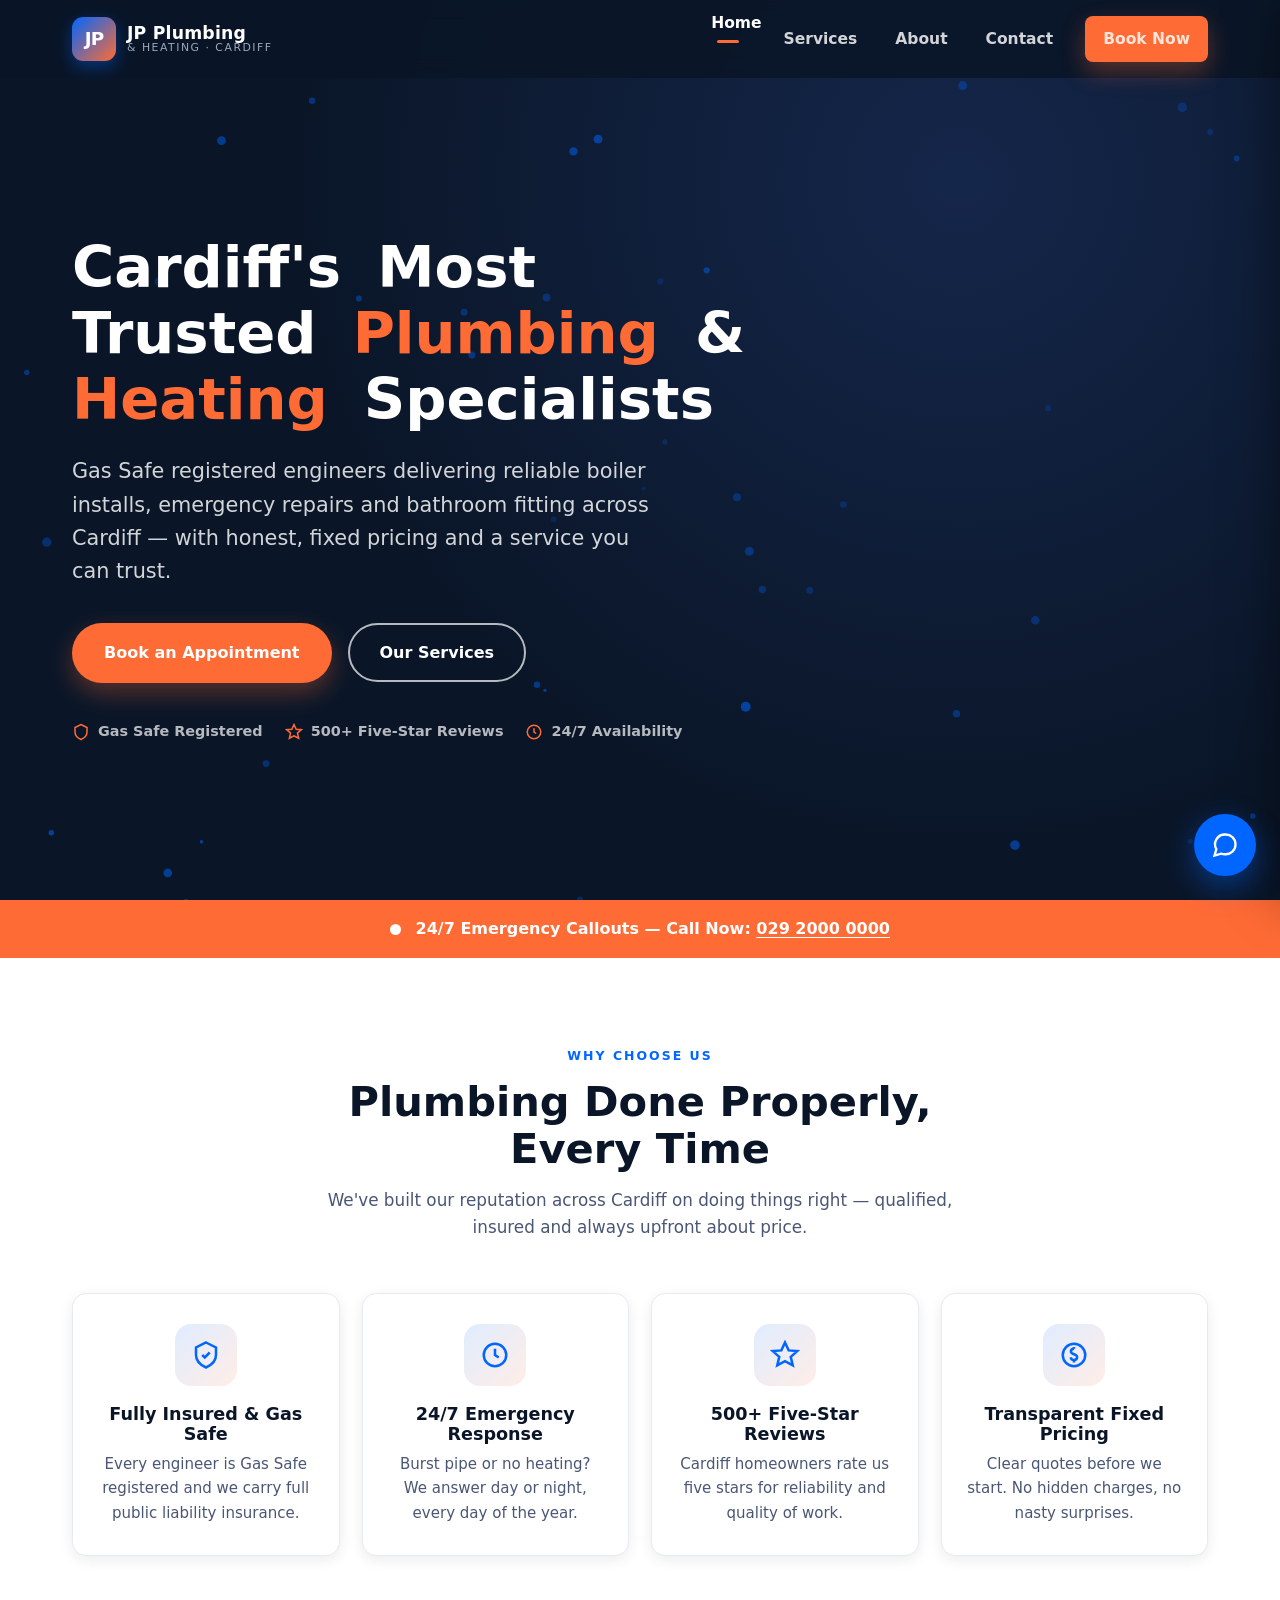
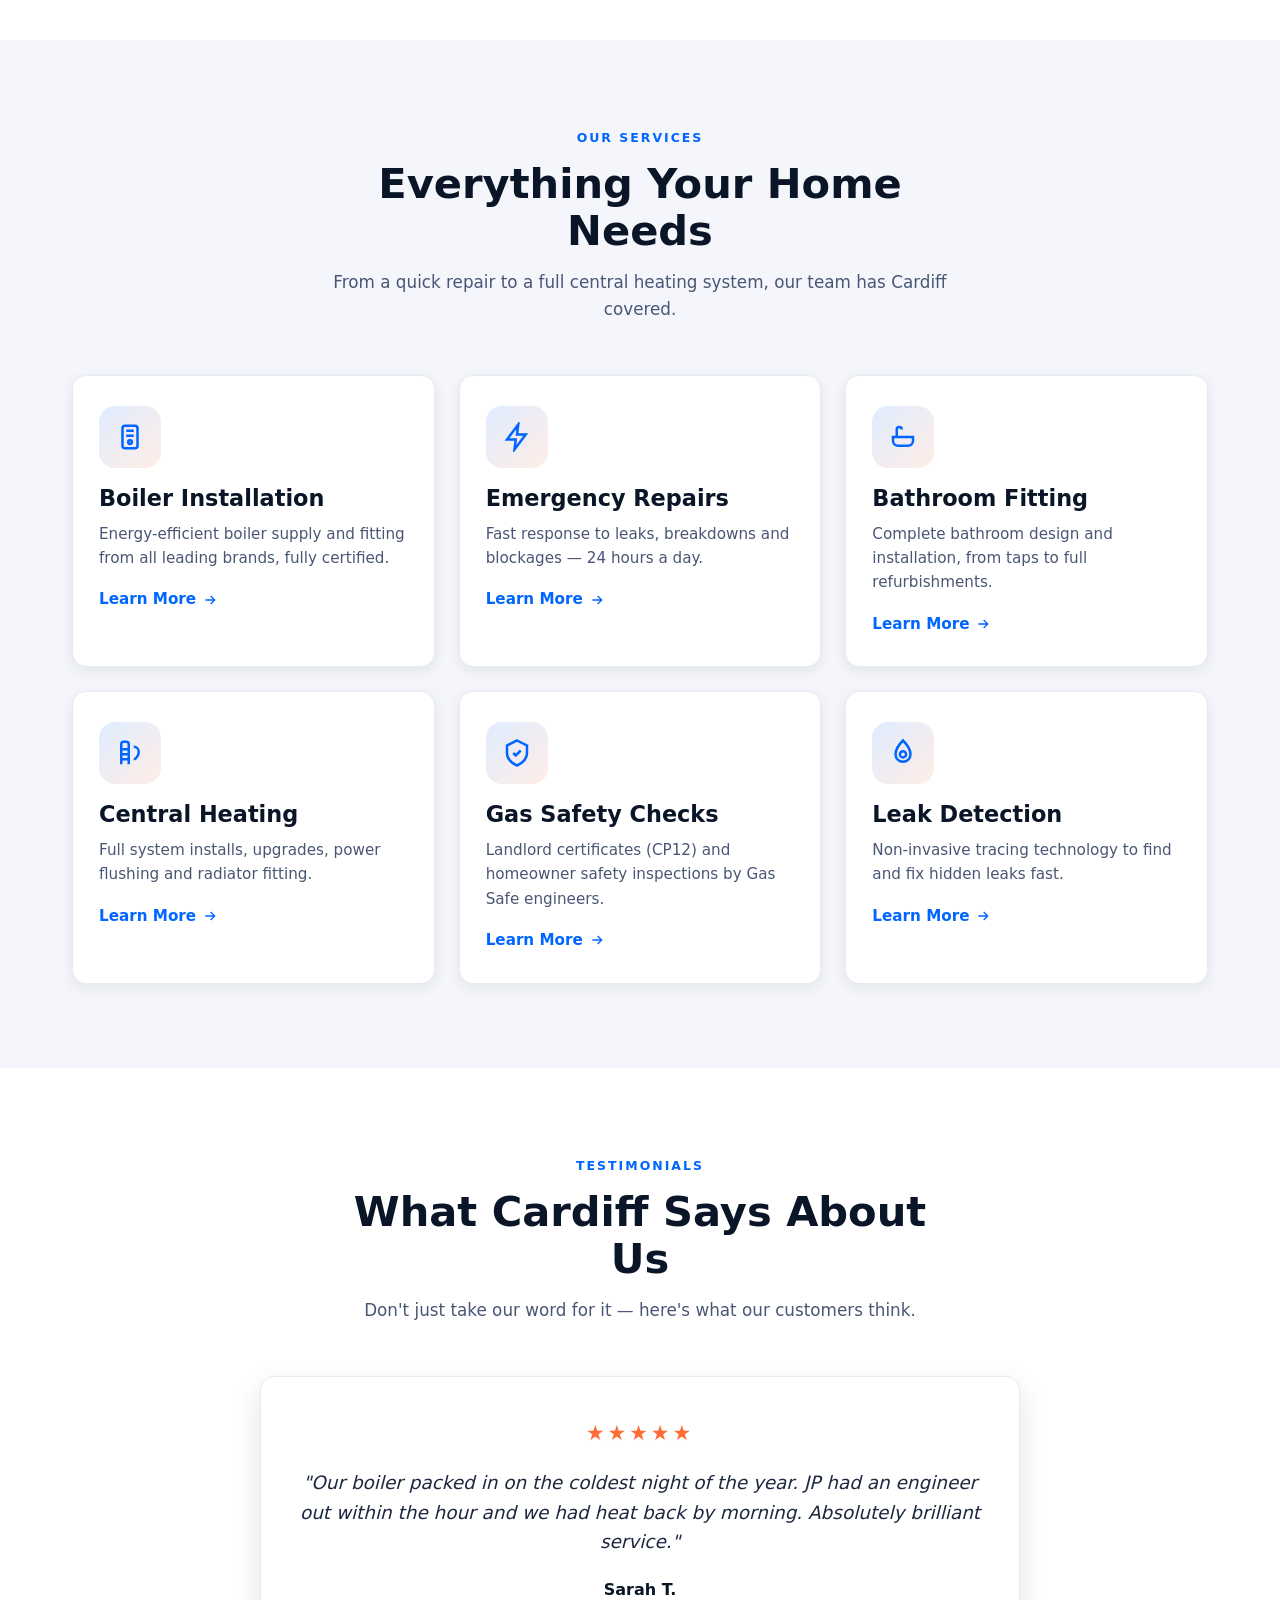
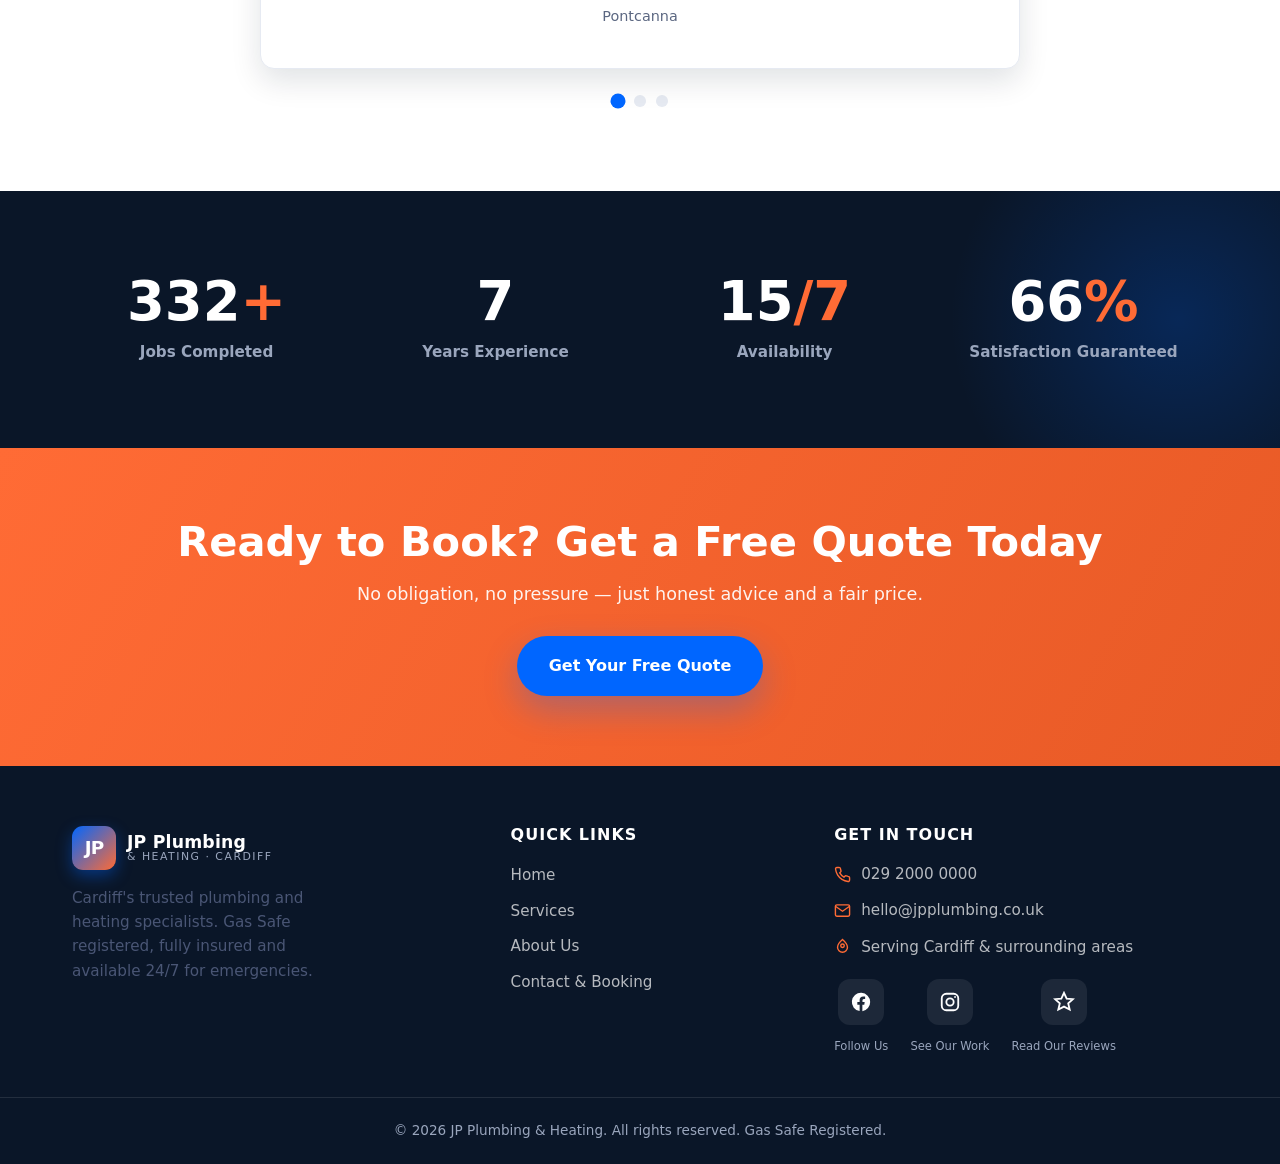
<file: index.html>
<!DOCTYPE html>
<html lang="en-GB">
<head>
  <meta charset="UTF-8" />
  <meta name="viewport" content="width=device-width, initial-scale=1.0" />
  <title>JP Plumbing &amp; Heating | Cardiff's Trusted Plumbers &amp; Gas Engineers</title>
  <meta name="description" content="Cardiff's most trusted plumbing and heating specialists. Gas Safe registered, fully insured, 24/7 emergency callouts. Boiler installation, repairs, bathrooms and more." />
  <link rel="preconnect" href="https://fonts.googleapis.com" />
  <link rel="stylesheet" href="css/styles.css" />
  <link rel="icon" href="data:image/svg+xml,%3Csvg xmlns='http://www.w3.org/2000/svg' viewBox='0 0 100 100'%3E%3Crect width='100' height='100' rx='22' fill='%230066FF'/%3E%3Ctext x='50' y='68' font-size='52' font-family='Arial' font-weight='bold' fill='white' text-anchor='middle'%3EJP%3C/text%3E%3C/svg%3E" />
</head>
<body>

  <!-- ============ NAVIGATION ============ -->
  <nav class="nav" id="nav">
    <div class="container">
      <a href="index.html" class="logo" aria-label="JP Plumbing and Heating home">
        <span class="logo-mark">JP</span>
        <span class="logo-text"><b>JP Plumbing</b><span>&amp; Heating · Cardiff</span></span>
      </a>
      <ul class="nav-links">
        <li><a href="index.html" class="active">Home</a></li>
        <li><a href="services.html">Services</a></li>
        <li><a href="about.html">About</a></li>
        <li><a href="contact.html">Contact</a></li>
        <li><a href="contact.html" class="btn btn-orange nav-cta">Book Now</a></li>
      </ul>
      <button class="hamburger" id="hamburger" aria-label="Open menu" aria-controls="mobileMenu">
        <span></span><span></span><span></span>
      </button>
    </div>
  </nav>

  <!-- Mobile menu -->
  <div class="menu-overlay" id="menuOverlay"></div>
  <aside class="mobile-menu" id="mobileMenu">
    <a href="index.html" class="active">Home</a>
    <a href="services.html">Services</a>
    <a href="about.html">About</a>
    <a href="contact.html">Contact</a>
    <a href="contact.html" class="btn btn-orange btn-block">Book an Appointment</a>
  </aside>

  <!-- ============ HERO ============ -->
  <header class="hero">
    <canvas id="particles"></canvas>
    <div class="container">
      <div class="hero-inner">
        <h1>
          <span class="word" style="animation-delay:.1s">Cardiff's</span>
          <span class="word" style="animation-delay:.25s">Most</span>
          <span class="word" style="animation-delay:.4s">Trusted</span>
          <span class="word accent" style="animation-delay:.55s">Plumbing</span>
          <span class="word" style="animation-delay:.7s">&amp;</span>
          <span class="word accent" style="animation-delay:.85s">Heating</span>
          <span class="word" style="animation-delay:1s">Specialists</span>
        </h1>
        <p class="hero-sub" style="--sub-delay:1.25s">Gas Safe registered engineers delivering reliable boiler installs, emergency repairs and bathroom fitting across Cardiff — with honest, fixed pricing and a service you can trust.</p>
        <div class="hero-btns" style="--btn-delay:1.55s">
          <a href="contact.html" class="btn btn-orange">Book an Appointment</a>
          <a href="services.html" class="btn btn-outline">Our Services</a>
        </div>
        <div class="hero-trust">
          <span><svg viewBox="0 0 24 24" fill="none" stroke="currentColor" stroke-width="2"><path d="M12 2l8 4v6c0 5-3.5 8-8 10-4.5-2-8-5-8-10V6z"/></svg> Gas Safe Registered</span>
          <span><svg viewBox="0 0 24 24" fill="none" stroke="currentColor" stroke-width="2"><path d="M12 2l2.9 6.3 6.9.6-5.2 4.6 1.6 6.8L12 17l-6.2 3.3 1.6-6.8L2.2 8.9l6.9-.6z"/></svg> 500+ Five-Star Reviews</span>
          <span><svg viewBox="0 0 24 24" fill="none" stroke="currentColor" stroke-width="2"><circle cx="12" cy="12" r="9"/><path d="M12 7v5l3 2"/></svg> 24/7 Availability</span>
        </div>
      </div>
    </div>
  </header>

  <!-- Emergency banner -->
  <div class="emergency">
    <span class="pulse-dot"></span>
    24/7 Emergency Callouts — Call Now:
    <a href="tel:02920000000">029 2000 0000</a>
  </div>

  <!-- ============ WHY CHOOSE US ============ -->
  <section class="section">
    <div class="container">
      <div class="section-head reveal">
        <span class="eyebrow">Why Choose Us</span>
        <h2>Plumbing Done Properly, Every Time</h2>
        <p>We've built our reputation across Cardiff on doing things right — qualified, insured and always upfront about price.</p>
      </div>
      <div class="features-grid">
        <div class="feature-card reveal">
          <div class="feature-icon">
            <svg viewBox="0 0 24 24" fill="none" stroke="currentColor" stroke-width="2"><path d="M12 2l8 4v6c0 5-3.5 8-8 10-4.5-2-8-5-8-10V6z"/><path d="M9 12l2 2 4-4"/></svg>
          </div>
          <h3>Fully Insured &amp; Gas Safe</h3>
          <p>Every engineer is Gas Safe registered and we carry full public liability insurance.</p>
        </div>
        <div class="feature-card reveal">
          <div class="feature-icon">
            <svg viewBox="0 0 24 24" fill="none" stroke="currentColor" stroke-width="2"><circle cx="12" cy="12" r="9"/><path d="M12 7v5l3 2"/></svg>
          </div>
          <h3>24/7 Emergency Response</h3>
          <p>Burst pipe or no heating? We answer day or night, every day of the year.</p>
        </div>
        <div class="feature-card reveal">
          <div class="feature-icon">
            <svg viewBox="0 0 24 24" fill="none" stroke="currentColor" stroke-width="2"><path d="M12 2l2.9 6.3 6.9.6-5.2 4.6 1.6 6.8L12 17l-6.2 3.3 1.6-6.8L2.2 8.9l6.9-.6z"/></svg>
          </div>
          <h3>500+ Five-Star Reviews</h3>
          <p>Cardiff homeowners rate us five stars for reliability and quality of work.</p>
        </div>
        <div class="feature-card reveal">
          <div class="feature-icon">
            <svg viewBox="0 0 24 24" fill="none" stroke="currentColor" stroke-width="2"><circle cx="12" cy="12" r="9"/><path d="M12 7c-1.5 0-2.5 1-2.5 2.2 0 2.6 5 1.8 5 4.4 0 1.3-1 2.4-2.5 2.4S9.5 15 9.5 13.8"/><path d="M12 5.5v1.5M12 16.5V18"/></svg>
          </div>
          <h3>Transparent Fixed Pricing</h3>
          <p>Clear quotes before we start. No hidden charges, no nasty surprises.</p>
        </div>
      </div>
    </div>
  </section>

  <!-- ============ SERVICES PREVIEW ============ -->
  <section class="section" style="background:var(--grey-100)">
    <div class="container">
      <div class="section-head reveal">
        <span class="eyebrow">Our Services</span>
        <h2>Everything Your Home Needs</h2>
        <p>From a quick repair to a full central heating system, our team has Cardiff covered.</p>
      </div>
      <div class="services-grid">
        <div class="service-tile reveal from-left">
          <div class="feature-icon"><svg viewBox="0 0 24 24" fill="none" stroke="currentColor" stroke-width="2"><rect x="6" y="3" width="12" height="18" rx="2"/><path d="M9 7h6M9 11h6"/><circle cx="12" cy="16" r="1.5"/></svg></div>
          <h3>Boiler Installation</h3>
          <p>Energy-efficient boiler supply and fitting from all leading brands, fully certified.</p>
          <a href="services.html" class="learn-more">Learn More <svg viewBox="0 0 24 24" fill="none" stroke="currentColor" stroke-width="2"><path d="M5 12h14M13 6l6 6-6 6"/></svg></a>
        </div>
        <div class="service-tile reveal from-right">
          <div class="feature-icon"><svg viewBox="0 0 24 24" fill="none" stroke="currentColor" stroke-width="2"><path d="M13 2L4 14h7l-1 8 9-12h-7z"/></svg></div>
          <h3>Emergency Repairs</h3>
          <p>Fast response to leaks, breakdowns and blockages — 24 hours a day.</p>
          <a href="services.html" class="learn-more">Learn More <svg viewBox="0 0 24 24" fill="none" stroke="currentColor" stroke-width="2"><path d="M5 12h14M13 6l6 6-6 6"/></svg></a>
        </div>
        <div class="service-tile reveal from-left">
          <div class="feature-icon"><svg viewBox="0 0 24 24" fill="none" stroke="currentColor" stroke-width="2"><path d="M4 12h16v3a4 4 0 0 1-4 4H8a4 4 0 0 1-4-4z"/><path d="M7 12V6a2 2 0 0 1 4 0"/><path d="M9 6.5h.01"/></svg></div>
          <h3>Bathroom Fitting</h3>
          <p>Complete bathroom design and installation, from taps to full refurbishments.</p>
          <a href="services.html" class="learn-more">Learn More <svg viewBox="0 0 24 24" fill="none" stroke="currentColor" stroke-width="2"><path d="M5 12h14M13 6l6 6-6 6"/></svg></a>
        </div>
        <div class="service-tile reveal from-right">
          <div class="feature-icon"><svg viewBox="0 0 24 24" fill="none" stroke="currentColor" stroke-width="2"><path d="M5 21V5a2 2 0 0 1 2-2h2a2 2 0 0 1 2 2v16M5 9h6M5 13h6M5 17h6"/><path d="M15 7c2 0 4 1.5 4 4s-2 6-4 6"/></svg></div>
          <h3>Central Heating</h3>
          <p>Full system installs, upgrades, power flushing and radiator fitting.</p>
          <a href="services.html" class="learn-more">Learn More <svg viewBox="0 0 24 24" fill="none" stroke="currentColor" stroke-width="2"><path d="M5 12h14M13 6l6 6-6 6"/></svg></a>
        </div>
        <div class="service-tile reveal from-left">
          <div class="feature-icon"><svg viewBox="0 0 24 24" fill="none" stroke="currentColor" stroke-width="2"><path d="M12 2l8 4v6c0 5-3.5 8-8 10-4.5-2-8-5-8-10V6z"/><path d="M9 12l2 2 4-4"/></svg></div>
          <h3>Gas Safety Checks</h3>
          <p>Landlord certificates (CP12) and homeowner safety inspections by Gas Safe engineers.</p>
          <a href="services.html" class="learn-more">Learn More <svg viewBox="0 0 24 24" fill="none" stroke="currentColor" stroke-width="2"><path d="M5 12h14M13 6l6 6-6 6"/></svg></a>
        </div>
        <div class="service-tile reveal from-right">
          <div class="feature-icon"><svg viewBox="0 0 24 24" fill="none" stroke="currentColor" stroke-width="2"><path d="M12 2s6 6 6 11a6 6 0 0 1-12 0c0-5 6-11 6-11z"/><circle cx="12" cy="13" r="2.5"/></svg></div>
          <h3>Leak Detection</h3>
          <p>Non-invasive tracing technology to find and fix hidden leaks fast.</p>
          <a href="services.html" class="learn-more">Learn More <svg viewBox="0 0 24 24" fill="none" stroke="currentColor" stroke-width="2"><path d="M5 12h14M13 6l6 6-6 6"/></svg></a>
        </div>
      </div>
    </div>
  </section>

  <!-- ============ TESTIMONIALS ============ -->
  <section class="section">
    <div class="container">
      <div class="section-head reveal">
        <span class="eyebrow">Testimonials</span>
        <h2>What Cardiff Says About Us</h2>
        <p>Don't just take our word for it — here's what our customers think.</p>
      </div>
      <div class="carousel reveal" id="testimonialCarousel">
        <div class="carousel-track">
          <div class="testimonial active">
            <div class="stars">★★★★★</div>
            <blockquote>"Our boiler packed in on the coldest night of the year. JP had an engineer out within the hour and we had heat back by morning. Absolutely brilliant service."</blockquote>
            <div class="cust">Sarah T.<span>Pontcanna</span></div>
          </div>
          <div class="testimonial">
            <div class="stars">★★★★★</div>
            <blockquote>"They fitted our new bathroom from start to finish. Tidy, polite and the finish is spotless. Quoted a fair price and stuck to it exactly."</blockquote>
            <div class="cust">David M.<span>Cyncoed</span></div>
          </div>
          <div class="testimonial">
            <div class="stars">★★★★★</div>
            <blockquote>"Honest, reliable and genuinely lovely to deal with. They explained everything clearly and never tried to upsell. I won't use anyone else now."</blockquote>
            <div class="cust">Megan R.<span>Roath</span></div>
          </div>
        </div>
        <div class="carousel-dots">
          <button class="dot active" aria-label="Show review 1"></button>
          <button class="dot" aria-label="Show review 2"></button>
          <button class="dot" aria-label="Show review 3"></button>
        </div>
      </div>
    </div>
  </section>

  <!-- ============ STATS COUNTER ============ -->
  <section class="section stats">
    <div class="container">
      <div class="stats-grid">
        <div class="stat reveal">
          <div class="num"><span data-count="500">0</span><span class="suffix">+</span></div>
          <div class="label">Jobs Completed</div>
        </div>
        <div class="stat reveal">
          <div class="num"><span data-count="12">0</span></div>
          <div class="label">Years Experience</div>
        </div>
        <div class="stat reveal">
          <div class="num"><span data-count="24">0</span><span class="suffix">/7</span></div>
          <div class="label">Availability</div>
        </div>
        <div class="stat reveal">
          <div class="num"><span data-count="100">0</span><span class="suffix">%</span></div>
          <div class="label">Satisfaction Guaranteed</div>
        </div>
      </div>
    </div>
  </section>

  <!-- ============ BOOKING CTA BANNER ============ -->
  <section class="cta-banner">
    <div class="container reveal">
      <h2>Ready to Book? Get a Free Quote Today</h2>
      <p>No obligation, no pressure — just honest advice and a fair price.</p>
      <a href="contact.html" class="btn btn-blue">Get Your Free Quote</a>
    </div>
  </section>

  <!-- ============ FOOTER ============ -->
  <footer class="footer reveal">
    <div class="container">
      <div class="footer-grid">
        <div class="footer-brand">
          <a href="index.html" class="logo">
            <span class="logo-mark">JP</span>
            <span class="logo-text"><b>JP Plumbing</b><span>&amp; Heating · Cardiff</span></span>
          </a>
          <p>Cardiff's trusted plumbing and heating specialists. Gas Safe registered, fully insured and available 24/7 for emergencies.</p>
        </div>
        <div class="footer-links">
          <h4>Quick Links</h4>
          <ul>
            <li><a href="index.html">Home</a></li>
            <li><a href="services.html">Services</a></li>
            <li><a href="about.html">About Us</a></li>
            <li><a href="contact.html">Contact &amp; Booking</a></li>
          </ul>
        </div>
        <div class="footer-contact">
          <h4>Get In Touch</h4>
          <div class="fc-row"><svg viewBox="0 0 24 24" fill="none" stroke="currentColor" stroke-width="2"><path d="M22 16.9v3a2 2 0 0 1-2.2 2 19.8 19.8 0 0 1-8.6-3 19.5 19.5 0 0 1-6-6 19.8 19.8 0 0 1-3-8.6A2 2 0 0 1 4.1 2h3a2 2 0 0 1 2 1.7c.1.9.4 1.8.7 2.6a2 2 0 0 1-.5 2.1L8.1 9.6a16 16 0 0 0 6 6l1.2-1.2a2 2 0 0 1 2.1-.5c.8.3 1.7.6 2.6.7a2 2 0 0 1 1.9 2z"/></svg> <a href="tel:02920000000">029 2000 0000</a></div>
          <div class="fc-row"><svg viewBox="0 0 24 24" fill="none" stroke="currentColor" stroke-width="2"><rect x="2" y="4" width="20" height="16" rx="2"/><path d="m2 6 10 7L22 6"/></svg> <a href="mailto:hello@jpplumbing.co.uk">hello@jpplumbing.co.uk</a></div>
          <div class="fc-row"><svg viewBox="0 0 24 24" fill="none" stroke="currentColor" stroke-width="2"><path d="M12 2s7 6 7 11a7 7 0 0 1-14 0c0-5 7-11 7-11z"/><circle cx="12" cy="11" r="2.5"/></svg> Serving Cardiff &amp; surrounding areas</div>
          <div class="social">
            <div class="social-item">
              <a href="#" aria-label="Facebook"><svg viewBox="0 0 24 24" fill="currentColor"><path d="M22 12a10 10 0 1 0-11.5 9.9v-7H8v-2.9h2.5V9.8c0-2.5 1.5-3.9 3.8-3.9 1.1 0 2.2.2 2.2.2v2.5h-1.300c-1.2 0-1.6.8-1.6 1.6v1.9H16l-.4 2.9h-2.1v7A10 10 0 0 0 22 12z"/></svg></a>
              <span>Follow Us</span>
            </div>
            <div class="social-item">
              <a href="#" aria-label="Instagram"><svg viewBox="0 0 24 24" fill="none" stroke="currentColor" stroke-width="2"><rect x="3" y="3" width="18" height="18" rx="5"/><circle cx="12" cy="12" r="4"/><circle cx="17.5" cy="6.5" r="1" fill="currentColor" stroke="none"/></svg></a>
              <span>See Our Work</span>
            </div>
            <div class="social-item">
              <a href="#" aria-label="Google Reviews"><svg viewBox="0 0 24 24" fill="none" stroke="currentColor" stroke-width="2"><path d="M12 2l2.9 6.3 6.9.6-5.2 4.6 1.6 6.8L12 17l-6.2 3.3 1.6-6.8L2.2 8.9l6.9-.6z"/></svg></a>
              <span>Read Our Reviews</span>
            </div>
          </div>
        </div>
      </div>
    </div>
    <div class="footer-bottom">
      © <span id="year">2026</span> JP Plumbing &amp; Heating. All rights reserved. Gas Safe Registered.
    </div>
  </footer>

  <!-- ============ CHATBOT ============ -->
  <button class="chat-launcher" id="chatLauncher" aria-label="Open chat assistant">
    <svg viewBox="0 0 24 24" fill="none" stroke="currentColor" stroke-width="2"><path d="M21 11.5a8.4 8.4 0 0 1-9 8.4 9.3 9.3 0 0 1-3.3-.5L3 21l1.6-5.4A8.4 8.4 0 0 1 12 3a8.4 8.4 0 0 1 9 8.5z"/></svg>
  </button>
  <div class="chat-window" id="chatWindow" role="dialog" aria-label="JP Plumbing chat assistant">
    <div class="chat-header">
      <div class="ch-avatar">JP</div>
      <div class="ch-title"><b>JP Plumbing</b><span>Online now</span></div>
      <button class="chat-close" aria-label="Close chat">✕</button>
    </div>
    <div class="chat-body"></div>
    <div class="chat-quick">
      <button>What services do you offer?</button>
      <button>How much does a boiler service cost?</button>
      <button>What areas do you cover?</button>
      <button>Do you offer emergency callouts?</button>
      <button>How do I book?</button>
    </div>
    <div class="chat-input">
      <input type="text" id="chatInput" placeholder="Type your message…" aria-label="Type your message" />
      <button class="chat-send" id="chatSend" aria-label="Send message">
        <svg viewBox="0 0 24 24" fill="none" stroke="currentColor" stroke-width="2"><path d="M22 2 11 13M22 2l-7 20-4-9-9-4z"/></svg>
      </button>
    </div>
  </div>

  <script src="js/main.js"></script>
</body>
</html>
</file>
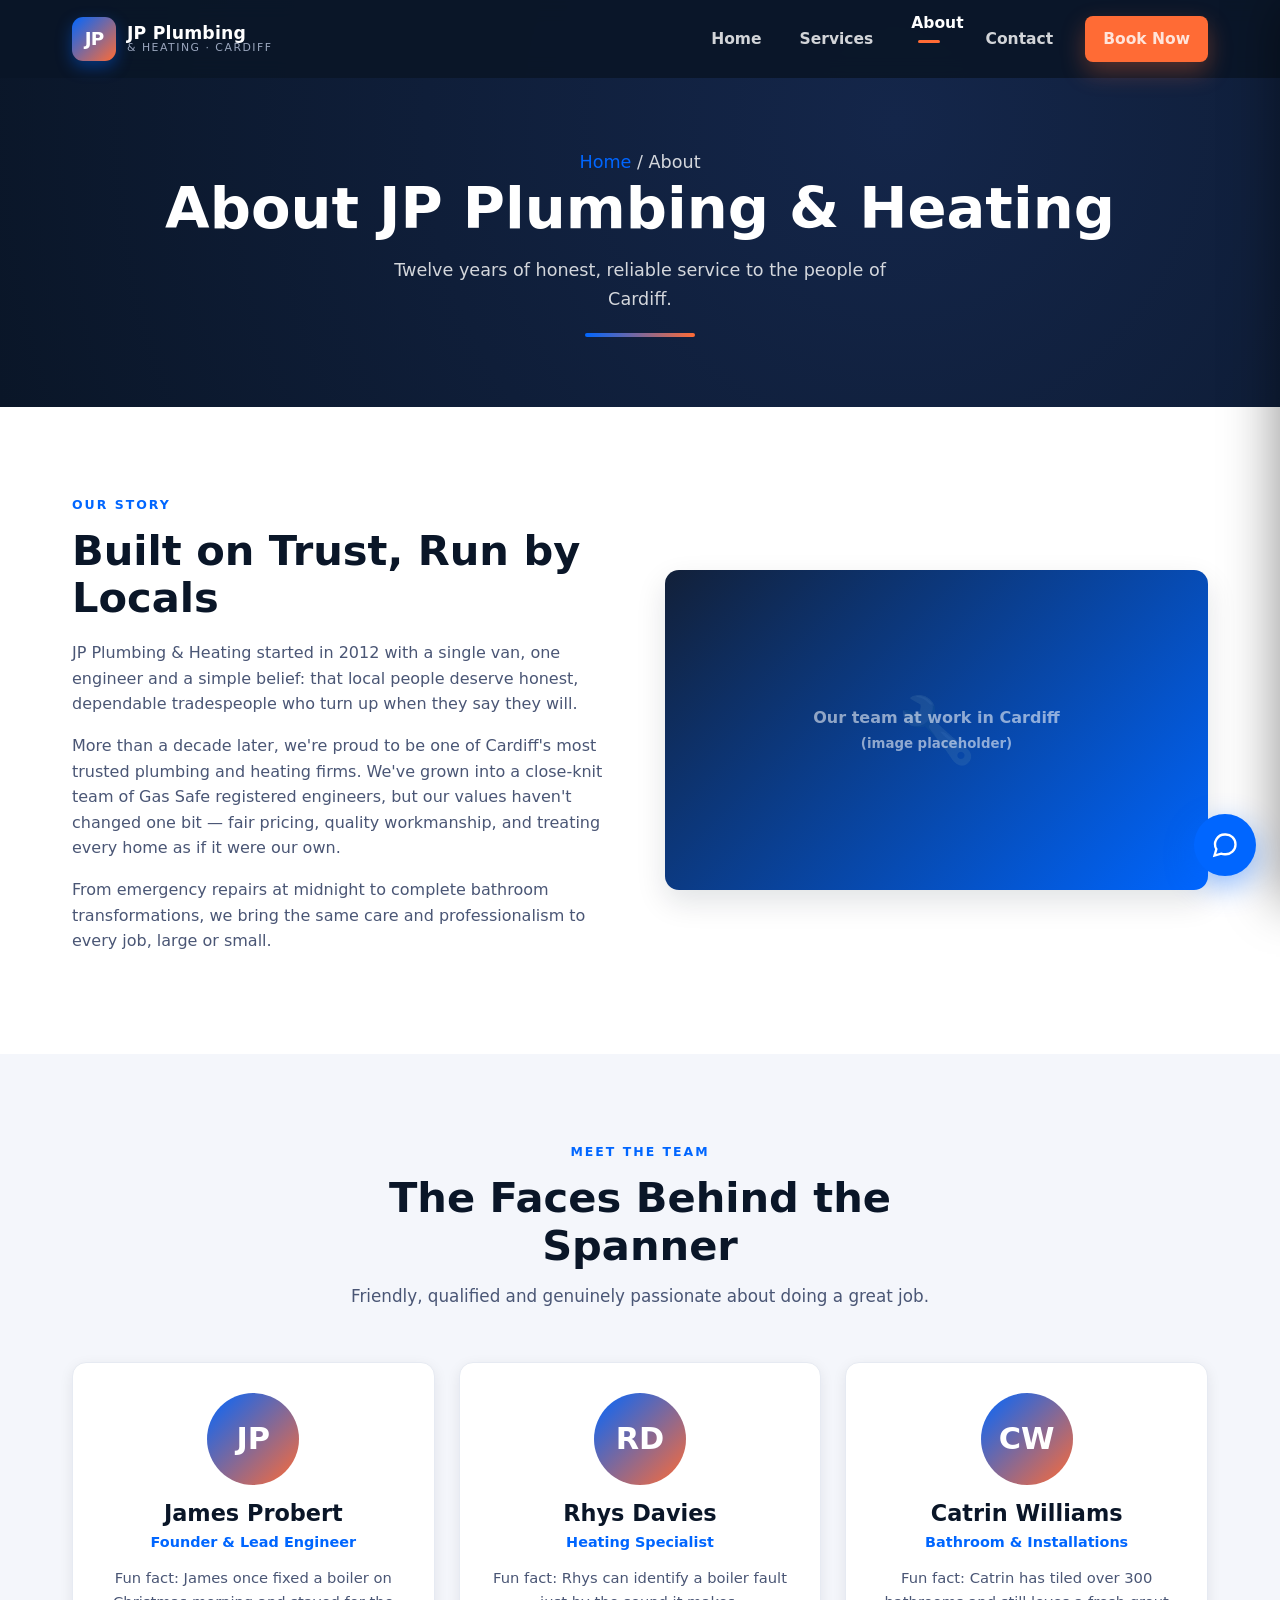
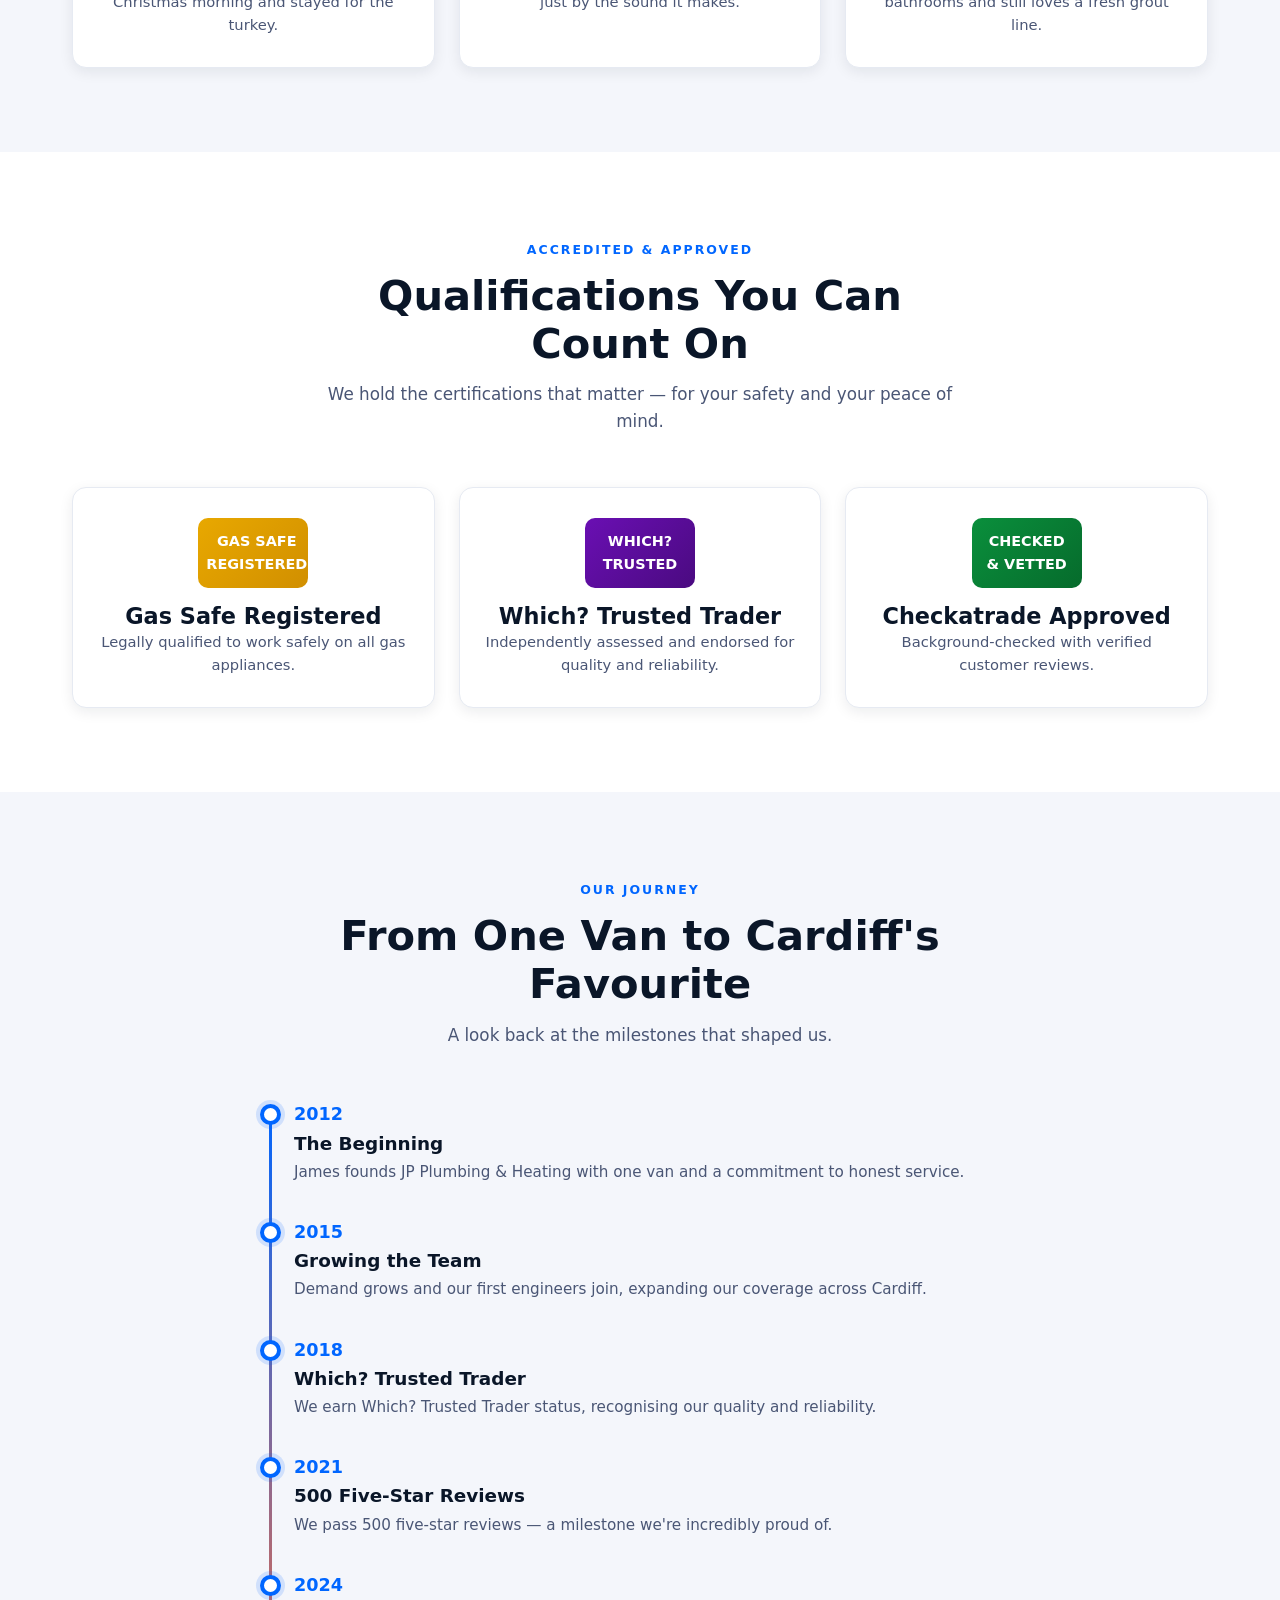
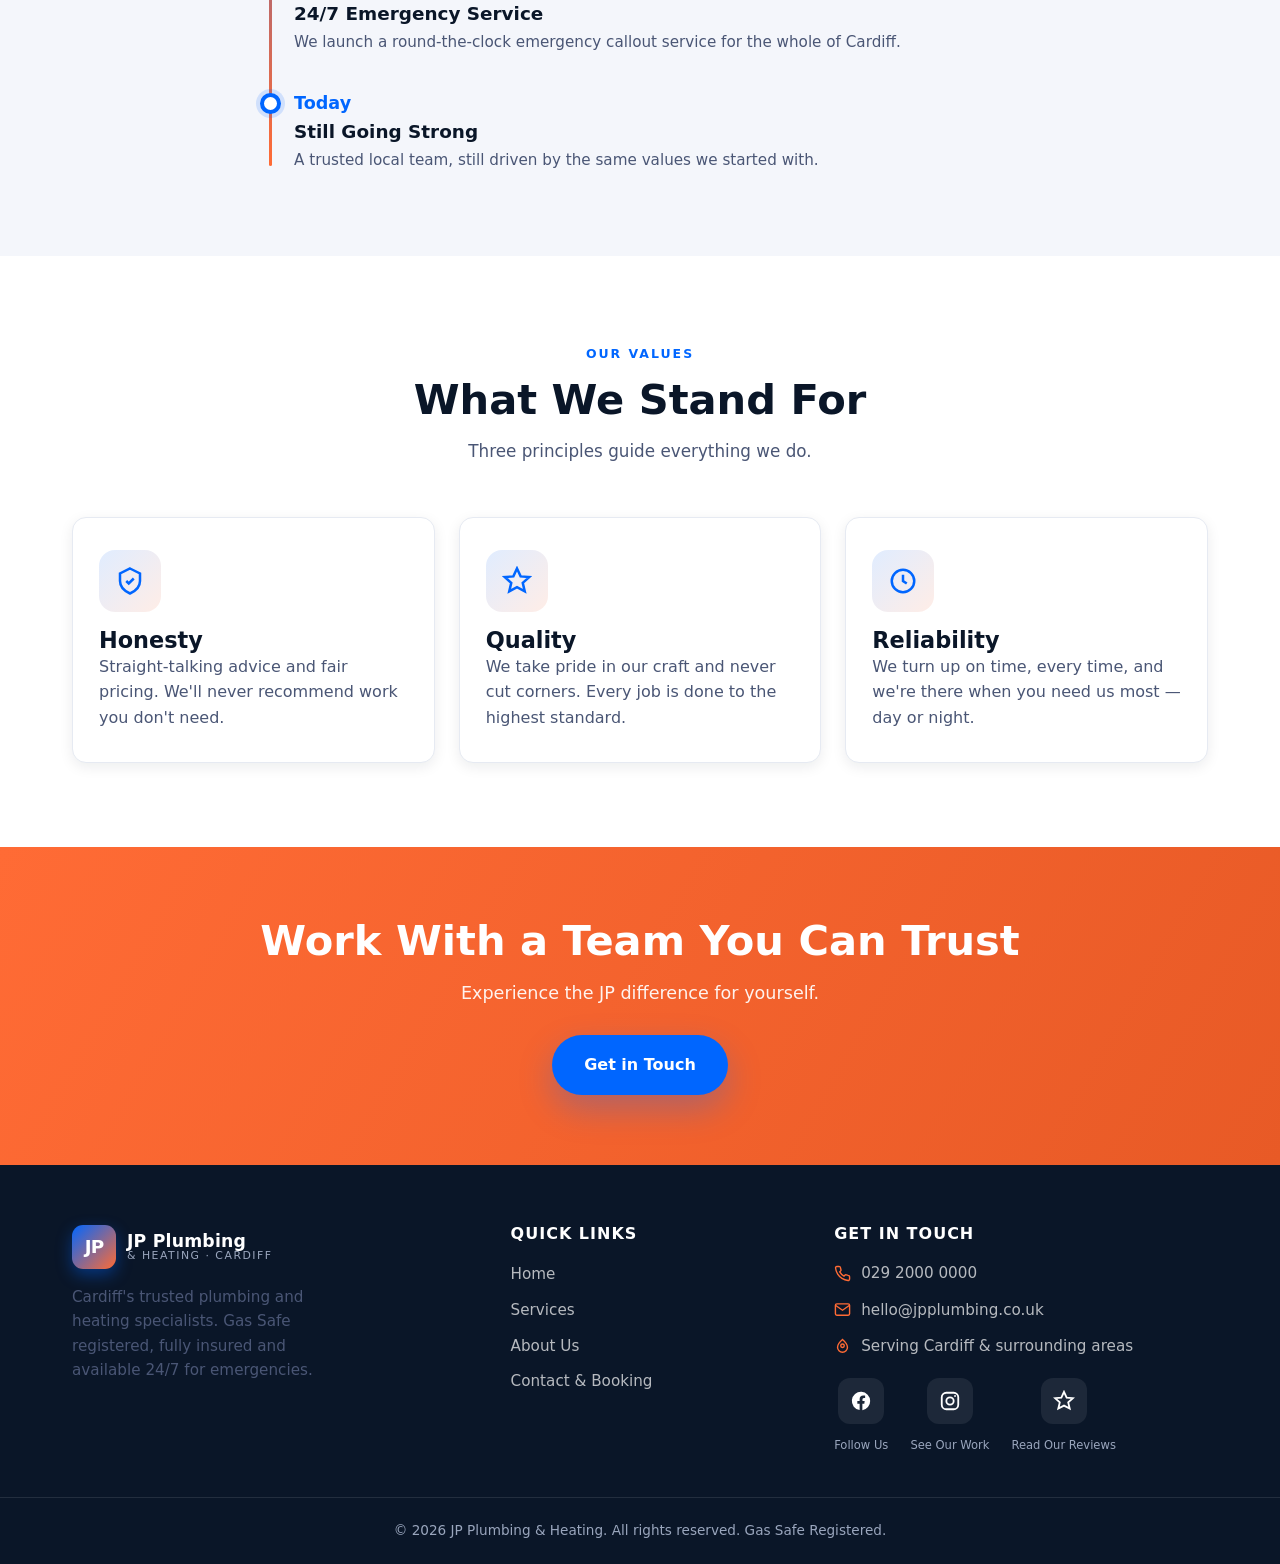
<file: about.html>
<!DOCTYPE html>
<html lang="en-GB">
<head>
  <meta charset="UTF-8" />
  <meta name="viewport" content="width=device-width, initial-scale=1.0" />
  <title>About Us | JP Plumbing &amp; Heating Cardiff</title>
  <meta name="description" content="Meet the team behind JP Plumbing & Heating — over 12 years serving Cardiff with honest, reliable, Gas Safe registered plumbing and heating services." />
  <link rel="stylesheet" href="css/styles.css" />
  <link rel="icon" href="data:image/svg+xml,%3Csvg xmlns='http://www.w3.org/2000/svg' viewBox='0 0 100 100'%3E%3Crect width='100' height='100' rx='22' fill='%230066FF'/%3E%3Ctext x='50' y='68' font-size='52' font-family='Arial' font-weight='bold' fill='white' text-anchor='middle'%3EJP%3C/text%3E%3C/svg%3E" />
</head>
<body>

  <!-- ============ NAVIGATION ============ -->
  <nav class="nav" id="nav">
    <div class="container">
      <a href="index.html" class="logo" aria-label="JP Plumbing and Heating home">
        <span class="logo-mark">JP</span>
        <span class="logo-text"><b>JP Plumbing</b><span>&amp; Heating · Cardiff</span></span>
      </a>
      <ul class="nav-links">
        <li><a href="index.html">Home</a></li>
        <li><a href="services.html">Services</a></li>
        <li><a href="about.html" class="active">About</a></li>
        <li><a href="contact.html">Contact</a></li>
        <li><a href="contact.html" class="btn btn-orange nav-cta">Book Now</a></li>
      </ul>
      <button class="hamburger" id="hamburger" aria-label="Open menu" aria-controls="mobileMenu">
        <span></span><span></span><span></span>
      </button>
    </div>
  </nav>

  <div class="menu-overlay" id="menuOverlay"></div>
  <aside class="mobile-menu" id="mobileMenu">
    <a href="index.html">Home</a>
    <a href="services.html">Services</a>
    <a href="about.html" class="active">About</a>
    <a href="contact.html">Contact</a>
    <a href="contact.html" class="btn btn-orange btn-block">Book an Appointment</a>
  </aside>

  <!-- ============ PAGE HERO ============ -->
  <header class="page-hero">
    <div class="container">
      <p class="crumb"><a href="index.html">Home</a> / About</p>
      <h1>About JP Plumbing &amp; Heating</h1>
      <p>Twelve years of honest, reliable service to the people of Cardiff.</p>
      <div class="title-underline"></div>
    </div>
  </header>

  <!-- ============ COMPANY STORY ============ -->
  <section class="section">
    <div class="container">
      <div class="story">
        <div class="story-text reveal from-left">
          <span class="eyebrow">Our Story</span>
          <h2>Built on Trust, Run by Locals</h2>
          <p>JP Plumbing &amp; Heating started in 2012 with a single van, one engineer and a simple belief: that local people deserve honest, dependable tradespeople who turn up when they say they will.</p>
          <p>More than a decade later, we're proud to be one of Cardiff's most trusted plumbing and heating firms. We've grown into a close-knit team of Gas Safe registered engineers, but our values haven't changed one bit — fair pricing, quality workmanship, and treating every home as if it were our own.</p>
          <p>From emergency repairs at midnight to complete bathroom transformations, we bring the same care and professionalism to every job, large or small.</p>
        </div>
        <div class="story-img reveal from-right">
          <span>Our team at work in Cardiff<br><small>(image placeholder)</small></span>
        </div>
      </div>
    </div>
  </section>

  <!-- ============ TEAM ============ -->
  <section class="section" style="background:var(--grey-100)">
    <div class="container">
      <div class="section-head reveal">
        <span class="eyebrow">Meet The Team</span>
        <h2>The Faces Behind the Spanner</h2>
        <p>Friendly, qualified and genuinely passionate about doing a great job.</p>
      </div>
      <div class="team-grid">
        <div class="team-card reveal">
          <div class="team-avatar">JP</div>
          <h3>James Probert</h3>
          <p class="role">Founder &amp; Lead Engineer</p>
          <p class="fact">Fun fact: James once fixed a boiler on Christmas morning and stayed for the turkey.</p>
        </div>
        <div class="team-card reveal">
          <div class="team-avatar">RD</div>
          <h3>Rhys Davies</h3>
          <p class="role">Heating Specialist</p>
          <p class="fact">Fun fact: Rhys can identify a boiler fault just by the sound it makes.</p>
        </div>
        <div class="team-card reveal">
          <div class="team-avatar">CW</div>
          <h3>Catrin Williams</h3>
          <p class="role">Bathroom &amp; Installations</p>
          <p class="fact">Fun fact: Catrin has tiled over 300 bathrooms and still loves a fresh grout line.</p>
        </div>
      </div>
    </div>
  </section>

  <!-- ============ CERTIFICATIONS ============ -->
  <section class="section">
    <div class="container">
      <div class="section-head reveal">
        <span class="eyebrow">Accredited &amp; Approved</span>
        <h2>Qualifications You Can Count On</h2>
        <p>We hold the certifications that matter — for your safety and your peace of mind.</p>
      </div>
      <div class="cert-grid">
        <div class="cert-card reveal">
          <div class="cert-badge gas">GAS SAFE<br>REGISTERED</div>
          <h3>Gas Safe Registered</h3>
          <p>Legally qualified to work safely on all gas appliances.</p>
        </div>
        <div class="cert-card reveal">
          <div class="cert-badge which">WHICH?<br>TRUSTED</div>
          <h3>Which? Trusted Trader</h3>
          <p>Independently assessed and endorsed for quality and reliability.</p>
        </div>
        <div class="cert-card reveal">
          <div class="cert-badge checkatrade">CHECKED<br>&amp; VETTED</div>
          <h3>Checkatrade Approved</h3>
          <p>Background-checked with verified customer reviews.</p>
        </div>
      </div>
    </div>
  </section>

  <!-- ============ TIMELINE ============ -->
  <section class="section" style="background:var(--grey-100)">
    <div class="container">
      <div class="section-head reveal">
        <span class="eyebrow">Our Journey</span>
        <h2>From One Van to Cardiff's Favourite</h2>
        <p>A look back at the milestones that shaped us.</p>
      </div>
      <div class="timeline">
        <div class="tl-item reveal from-left">
          <div class="year">2012</div>
          <h3>The Beginning</h3>
          <p>James founds JP Plumbing &amp; Heating with one van and a commitment to honest service.</p>
        </div>
        <div class="tl-item reveal from-left">
          <div class="year">2015</div>
          <h3>Growing the Team</h3>
          <p>Demand grows and our first engineers join, expanding our coverage across Cardiff.</p>
        </div>
        <div class="tl-item reveal from-left">
          <div class="year">2018</div>
          <h3>Which? Trusted Trader</h3>
          <p>We earn Which? Trusted Trader status, recognising our quality and reliability.</p>
        </div>
        <div class="tl-item reveal from-left">
          <div class="year">2021</div>
          <h3>500 Five-Star Reviews</h3>
          <p>We pass 500 five-star reviews — a milestone we're incredibly proud of.</p>
        </div>
        <div class="tl-item reveal from-left">
          <div class="year">2024</div>
          <h3>24/7 Emergency Service</h3>
          <p>We launch a round-the-clock emergency callout service for the whole of Cardiff.</p>
        </div>
        <div class="tl-item reveal from-left">
          <div class="year">Today</div>
          <h3>Still Going Strong</h3>
          <p>A trusted local team, still driven by the same values we started with.</p>
        </div>
      </div>
    </div>
  </section>

  <!-- ============ VALUES ============ -->
  <section class="section">
    <div class="container">
      <div class="section-head reveal">
        <span class="eyebrow">Our Values</span>
        <h2>What We Stand For</h2>
        <p>Three principles guide everything we do.</p>
      </div>
      <div class="values-grid">
        <div class="value-card reveal">
          <div class="feature-icon"><svg viewBox="0 0 24 24" fill="none" stroke="currentColor" stroke-width="2"><path d="M12 2l8 4v6c0 5-3.5 8-8 10-4.5-2-8-5-8-10V6z"/><path d="M9 12l2 2 4-4"/></svg></div>
          <h3>Honesty</h3>
          <p>Straight-talking advice and fair pricing. We'll never recommend work you don't need.</p>
        </div>
        <div class="value-card reveal">
          <div class="feature-icon"><svg viewBox="0 0 24 24" fill="none" stroke="currentColor" stroke-width="2"><path d="M12 2l2.9 6.3 6.9.6-5.2 4.6 1.6 6.8L12 17l-6.2 3.3 1.6-6.8L2.2 8.9l6.9-.6z"/></svg></div>
          <h3>Quality</h3>
          <p>We take pride in our craft and never cut corners. Every job is done to the highest standard.</p>
        </div>
        <div class="value-card reveal">
          <div class="feature-icon"><svg viewBox="0 0 24 24" fill="none" stroke="currentColor" stroke-width="2"><circle cx="12" cy="12" r="9"/><path d="M12 7v5l3 2"/></svg></div>
          <h3>Reliability</h3>
          <p>We turn up on time, every time, and we're there when you need us most — day or night.</p>
        </div>
      </div>
    </div>
  </section>

  <!-- ============ BOOKING CTA BANNER ============ -->
  <section class="cta-banner">
    <div class="container reveal">
      <h2>Work With a Team You Can Trust</h2>
      <p>Experience the JP difference for yourself.</p>
      <a href="contact.html" class="btn btn-blue">Get in Touch</a>
    </div>
  </section>

  <!-- ============ FOOTER ============ -->
  <footer class="footer reveal">
    <div class="container">
      <div class="footer-grid">
        <div class="footer-brand">
          <a href="index.html" class="logo">
            <span class="logo-mark">JP</span>
            <span class="logo-text"><b>JP Plumbing</b><span>&amp; Heating · Cardiff</span></span>
          </a>
          <p>Cardiff's trusted plumbing and heating specialists. Gas Safe registered, fully insured and available 24/7 for emergencies.</p>
        </div>
        <div class="footer-links">
          <h4>Quick Links</h4>
          <ul>
            <li><a href="index.html">Home</a></li>
            <li><a href="services.html">Services</a></li>
            <li><a href="about.html">About Us</a></li>
            <li><a href="contact.html">Contact &amp; Booking</a></li>
          </ul>
        </div>
        <div class="footer-contact">
          <h4>Get In Touch</h4>
          <div class="fc-row"><svg viewBox="0 0 24 24" fill="none" stroke="currentColor" stroke-width="2"><path d="M22 16.9v3a2 2 0 0 1-2.2 2 19.8 19.8 0 0 1-8.6-3 19.5 19.5 0 0 1-6-6 19.8 19.8 0 0 1-3-8.6A2 2 0 0 1 4.1 2h3a2 2 0 0 1 2 1.7c.1.9.4 1.8.7 2.6a2 2 0 0 1-.5 2.1L8.1 9.6a16 16 0 0 0 6 6l1.2-1.2a2 2 0 0 1 2.1-.5c.8.3 1.7.6 2.6.7a2 2 0 0 1 1.9 2z"/></svg> <a href="tel:02920000000">029 2000 0000</a></div>
          <div class="fc-row"><svg viewBox="0 0 24 24" fill="none" stroke="currentColor" stroke-width="2"><rect x="2" y="4" width="20" height="16" rx="2"/><path d="m2 6 10 7L22 6"/></svg> <a href="mailto:hello@jpplumbing.co.uk">hello@jpplumbing.co.uk</a></div>
          <div class="fc-row"><svg viewBox="0 0 24 24" fill="none" stroke="currentColor" stroke-width="2"><path d="M12 2s7 6 7 11a7 7 0 0 1-14 0c0-5 7-11 7-11z"/><circle cx="12" cy="11" r="2.5"/></svg> Serving Cardiff &amp; surrounding areas</div>
          <div class="social">
            <div class="social-item">
              <a href="#" aria-label="Facebook"><svg viewBox="0 0 24 24" fill="currentColor"><path d="M22 12a10 10 0 1 0-11.5 9.9v-7H8v-2.9h2.5V9.8c0-2.5 1.5-3.9 3.8-3.9 1.1 0 2.2.2 2.2.2v2.5h-1.300c-1.2 0-1.6.8-1.6 1.6v1.9H16l-.4 2.9h-2.1v7A10 10 0 0 0 22 12z"/></svg></a>
              <span>Follow Us</span>
            </div>
            <div class="social-item">
              <a href="#" aria-label="Instagram"><svg viewBox="0 0 24 24" fill="none" stroke="currentColor" stroke-width="2"><rect x="3" y="3" width="18" height="18" rx="5"/><circle cx="12" cy="12" r="4"/><circle cx="17.5" cy="6.5" r="1" fill="currentColor" stroke="none"/></svg></a>
              <span>See Our Work</span>
            </div>
            <div class="social-item">
              <a href="#" aria-label="Google Reviews"><svg viewBox="0 0 24 24" fill="none" stroke="currentColor" stroke-width="2"><path d="M12 2l2.9 6.3 6.9.6-5.2 4.6 1.6 6.8L12 17l-6.2 3.3 1.6-6.8L2.2 8.9l6.9-.6z"/></svg></a>
              <span>Read Our Reviews</span>
            </div>
          </div>
        </div>
      </div>
    </div>
    <div class="footer-bottom">
      © <span id="year">2026</span> JP Plumbing &amp; Heating. All rights reserved. Gas Safe Registered.
    </div>
  </footer>

  <!-- ============ CHATBOT ============ -->
  <button class="chat-launcher" id="chatLauncher" aria-label="Open chat assistant">
    <svg viewBox="0 0 24 24" fill="none" stroke="currentColor" stroke-width="2"><path d="M21 11.5a8.4 8.4 0 0 1-9 8.4 9.3 9.3 0 0 1-3.3-.5L3 21l1.6-5.4A8.4 8.4 0 0 1 12 3a8.4 8.4 0 0 1 9 8.5z"/></svg>
  </button>
  <div class="chat-window" id="chatWindow" role="dialog" aria-label="JP Plumbing chat assistant">
    <div class="chat-header">
      <div class="ch-avatar">JP</div>
      <div class="ch-title"><b>JP Plumbing</b><span>Online now</span></div>
      <button class="chat-close" aria-label="Close chat">✕</button>
    </div>
    <div class="chat-body"></div>
    <div class="chat-quick">
      <button>What services do you offer?</button>
      <button>How much does a boiler service cost?</button>
      <button>What areas do you cover?</button>
      <button>Do you offer emergency callouts?</button>
      <button>How do I book?</button>
    </div>
    <div class="chat-input">
      <input type="text" id="chatInput" placeholder="Type your message…" aria-label="Type your message" />
      <button class="chat-send" id="chatSend" aria-label="Send message">
        <svg viewBox="0 0 24 24" fill="none" stroke="currentColor" stroke-width="2"><path d="M22 2 11 13M22 2l-7 20-4-9-9-4z"/></svg>
      </button>
    </div>
  </div>

  <script src="js/main.js"></script>
</body>
</html>
</file>
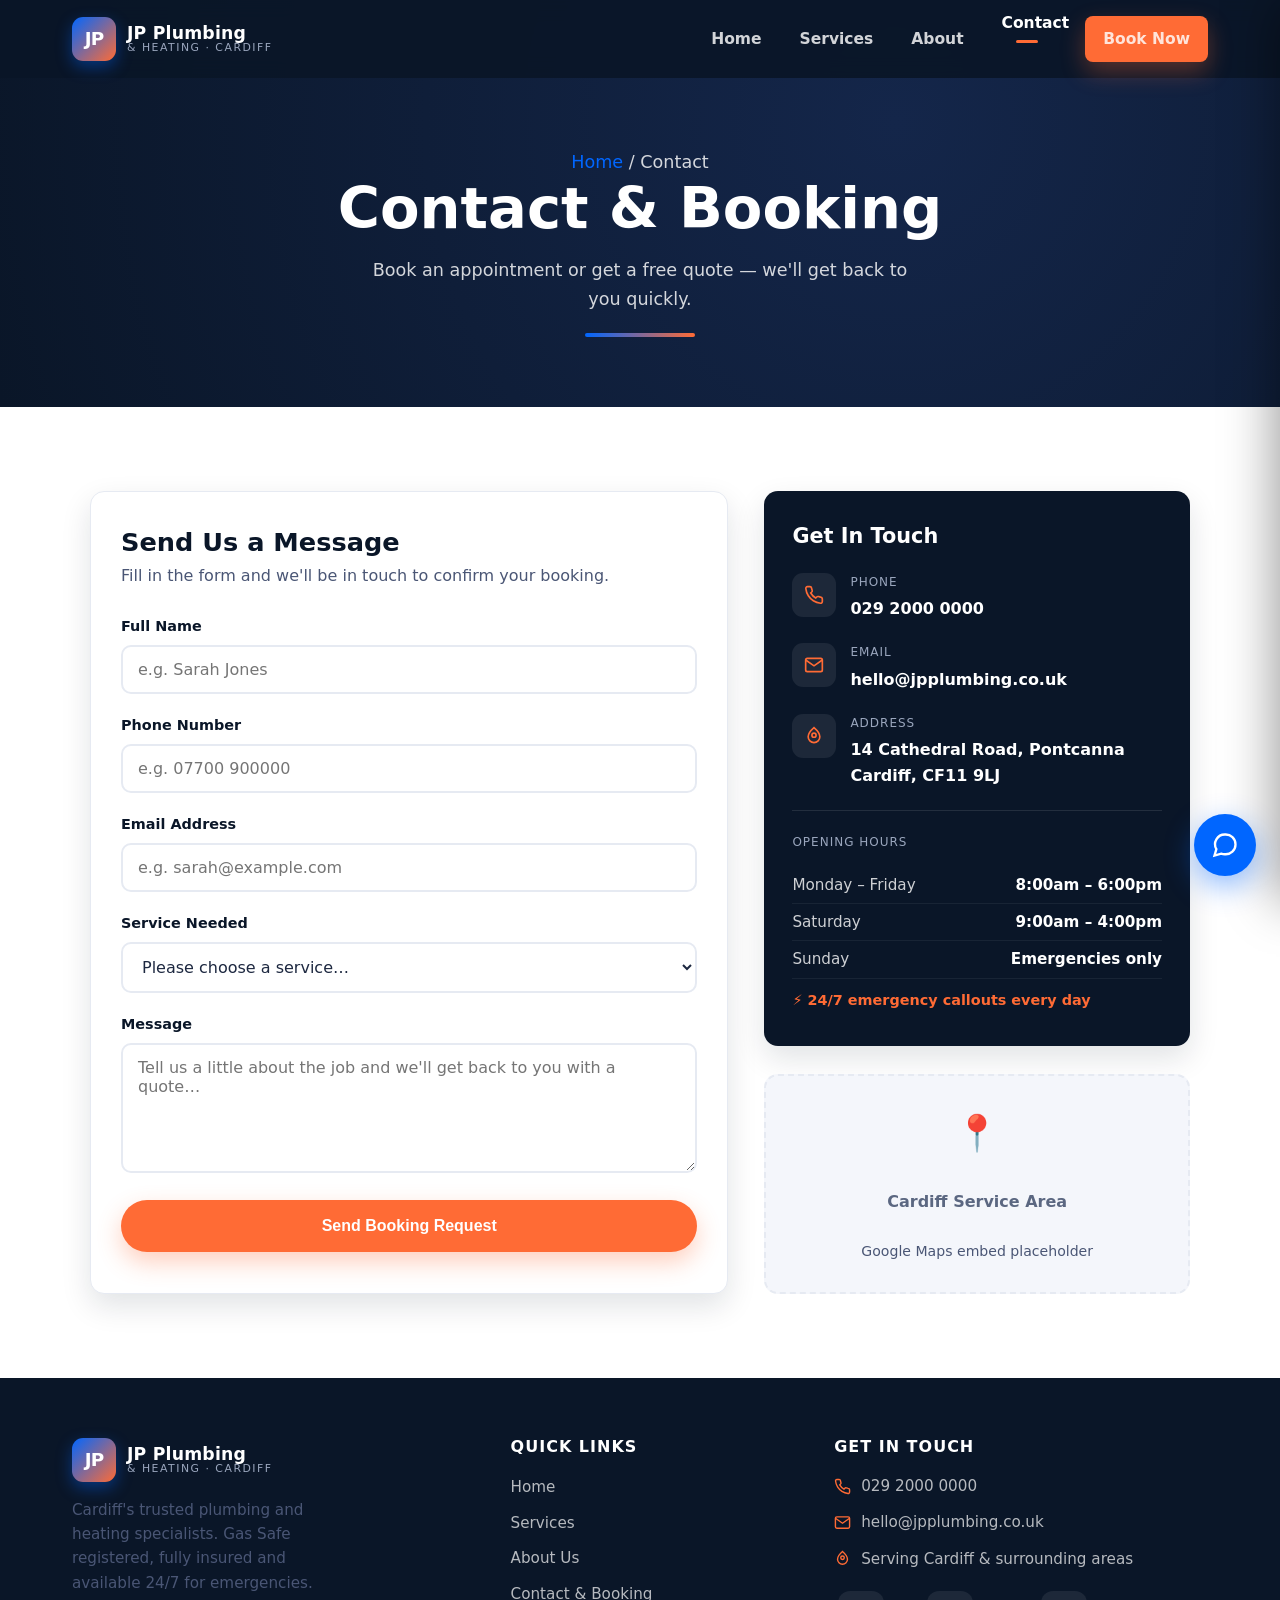
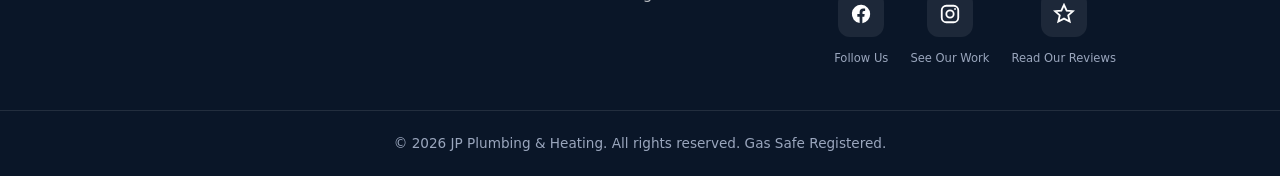
<file: contact.html>
<!DOCTYPE html>
<html lang="en-GB">
<head>
  <meta charset="UTF-8" />
  <meta name="viewport" content="width=device-width, initial-scale=1.0" />
  <title>Contact &amp; Booking | JP Plumbing &amp; Heating Cardiff</title>
  <meta name="description" content="Book a plumber in Cardiff. Get in touch with JP Plumbing & Heating by phone, email or our quick booking form. 24/7 emergency callouts available." />
  <link rel="stylesheet" href="css/styles.css" />
  <link rel="icon" href="data:image/svg+xml,%3Csvg xmlns='http://www.w3.org/2000/svg' viewBox='0 0 100 100'%3E%3Crect width='100' height='100' rx='22' fill='%230066FF'/%3E%3Ctext x='50' y='68' font-size='52' font-family='Arial' font-weight='bold' fill='white' text-anchor='middle'%3EJP%3C/text%3E%3C/svg%3E" />
  <style>
    /* ---- Contact page local styles ---- */
    .contact-wrap {
      display: grid;
      grid-template-columns: 1fr;
      gap: 36px;
      max-width: 1100px;
      margin: 0 auto;
    }
    @media (min-width: 860px) {
      .contact-wrap { grid-template-columns: 1.2fr 0.8fr; }
    }

    /* Form card */
    .form-card {
      background: var(--white);
      border: 1px solid var(--grey-200);
      border-radius: var(--radius);
      padding: 36px 30px;
      box-shadow: var(--shadow-md);
    }
    .form-card h2 { margin-bottom: 6px; }
    .form-card > p { margin-bottom: 26px; }

    .field { margin-bottom: 20px; }
    .field label {
      display: block;
      font-weight: 700;
      font-size: 0.9rem;
      color: var(--navy);
      margin-bottom: 7px;
    }
    .field input,
    .field select,
    .field textarea {
      width: 100%;
      padding: 13px 15px;
      border: 2px solid var(--grey-200);
      border-radius: var(--radius-sm);
      font-size: 1rem;
      font-family: inherit;
      color: var(--text);
      background: var(--white);
      transition: border-color 0.2s, box-shadow 0.2s;
    }
    .field input:focus,
    .field select:focus,
    .field textarea:focus {
      outline: 0;
      border-color: var(--blue);
      box-shadow: 0 0 0 4px rgba(0, 102, 255, 0.12);
    }
    .field textarea { resize: vertical; min-height: 130px; }

    /* Info card */
    .info-card {
      background: var(--navy);
      color: var(--white);
      border-radius: var(--radius);
      padding: 34px 28px;
      box-shadow: var(--shadow-md);
    }
    .info-card h3 { color: var(--white); margin-bottom: 24px; font-size: 1.3rem; }

    .info-row { display: flex; gap: 14px; align-items: flex-start; margin-bottom: 22px; }
    .info-row .ic {
      flex-shrink: 0;
      width: 44px; height: 44px;
      border-radius: 11px;
      background: rgba(255, 255, 255, 0.08);
      display: grid; place-items: center;
      color: var(--orange);
    }
    .info-row .ic svg { width: 20px; height: 20px; }
    .info-row .it {
      font-size: 0.75rem;
      text-transform: uppercase;
      letter-spacing: 1px;
      color: var(--grey-400);
      margin-bottom: 4px;
    }
    .info-row .iv { color: var(--white); font-weight: 600; }
    .info-row .iv a { color: var(--white); }
    .info-row .iv a:hover { color: var(--orange); }

    .opening-hours {
      border-top: 1px solid rgba(255, 255, 255, 0.1);
      margin-top: 6px;
      padding-top: 22px;
    }
    .oh-label {
      font-size: 0.75rem;
      text-transform: uppercase;
      letter-spacing: 1px;
      color: var(--grey-400);
      margin-bottom: 14px;
    }
    .oh-row {
      display: flex;
      justify-content: space-between;
      padding: 7px 0;
      color: rgba(255, 255, 255, 0.8);
      font-size: 0.95rem;
      border-bottom: 1px solid rgba(255, 255, 255, 0.06);
    }
    .oh-row b { color: var(--white); }
    .emergency-note {
      color: var(--orange);
      font-weight: 700;
      margin-top: 14px;
      font-size: 0.9rem;
    }

    /* Map placeholder */
    .map-box {
      margin-top: 28px;
      border-radius: var(--radius);
      min-height: 220px;
      background: var(--grey-100);
      border: 2px dashed var(--grey-200);
      display: grid;
      place-items: center;
      text-align: center;
      color: var(--grey-600);
      padding: 20px;
    }
    .map-box .pin { font-size: 2.2rem; margin-bottom: 8px; }
  </style>
</head>
<body>

  <!-- ============ NAVIGATION ============ -->
  <nav class="nav" id="nav">
    <div class="container">
      <a href="index.html" class="logo" aria-label="JP Plumbing and Heating home">
        <span class="logo-mark">JP</span>
        <span class="logo-text"><b>JP Plumbing</b><span>&amp; Heating · Cardiff</span></span>
      </a>
      <ul class="nav-links">
        <li><a href="index.html">Home</a></li>
        <li><a href="services.html">Services</a></li>
        <li><a href="about.html">About</a></li>
        <li><a href="contact.html" class="active">Contact</a></li>
        <li><a href="contact.html" class="btn btn-orange nav-cta">Book Now</a></li>
      </ul>
      <button class="hamburger" id="hamburger" aria-label="Open menu" aria-controls="mobileMenu">
        <span></span><span></span><span></span>
      </button>
    </div>
  </nav>

  <div class="menu-overlay" id="menuOverlay"></div>
  <aside class="mobile-menu" id="mobileMenu">
    <a href="index.html">Home</a>
    <a href="services.html">Services</a>
    <a href="about.html">About</a>
    <a href="contact.html" class="active">Contact</a>
    <a href="contact.html" class="btn btn-orange btn-block">Book an Appointment</a>
  </aside>

  <!-- ============ PAGE HERO ============ -->
  <header class="page-hero">
    <div class="container">
      <p class="crumb"><a href="index.html">Home</a> / Contact</p>
      <h1>Contact &amp; Booking</h1>
      <p>Book an appointment or get a free quote — we'll get back to you quickly.</p>
      <div class="title-underline"></div>
    </div>
  </header>

  <!-- ============ CONTACT SECTION ============ -->
  <section class="section">
    <div class="container">
      <div class="contact-wrap">

        <!-- LEFT: booking form -->
        <div class="form-card reveal from-left">
          <h2>Send Us a Message</h2>
          <p>Fill in the form and we'll be in touch to confirm your booking.</p>

          <form action="https://formspree.io/f/mlgydqgl" method="POST">

            <div class="field">
              <label for="name">Full Name</label>
              <input type="text" id="name" name="name" placeholder="e.g. Sarah Jones" required autocomplete="name" />
            </div>

            <div class="field">
              <label for="phone">Phone Number</label>
              <input type="tel" id="phone" name="phone" placeholder="e.g. 07700 900000" required autocomplete="tel" />
            </div>

            <div class="field">
              <label for="email">Email Address</label>
              <input type="email" id="email" name="email" placeholder="e.g. sarah@example.com" required autocomplete="email" />
            </div>

            <div class="field">
              <label for="service">Service Needed</label>
              <select id="service" name="service" required>
                <option value="">Please choose a service…</option>
                <option value="Boiler Installation">Boiler Installation</option>
                <option value="Emergency Repairs">Emergency Repairs</option>
                <option value="Bathroom Fitting">Bathroom Fitting</option>
                <option value="Central Heating">Central Heating</option>
                <option value="Gas Safety Check">Gas Safety Check</option>
                <option value="Leak Detection">Leak Detection</option>
                <option value="Other / Not Sure">Other / Not Sure</option>
              </select>
            </div>

            <div class="field">
              <label for="message">Message</label>
              <textarea id="message" name="message" placeholder="Tell us a little about the job and we'll get back to you with a quote…" required></textarea>
            </div>

            <button type="submit" class="btn btn-orange btn-block">Send Booking Request</button>

          </form>
        </div>

        <!-- RIGHT: contact info -->
        <div class="reveal from-right">
          <div class="info-card">
            <h3>Get In Touch</h3>

            <div class="info-row">
              <div class="ic">
                <svg viewBox="0 0 24 24" fill="none" stroke="currentColor" stroke-width="2"><path d="M22 16.9v3a2 2 0 0 1-2.2 2 19.8 19.8 0 0 1-8.6-3 19.5 19.5 0 0 1-6-6 19.8 19.8 0 0 1-3-8.6A2 2 0 0 1 4.1 2h3a2 2 0 0 1 2 1.7c.1.9.4 1.8.7 2.6a2 2 0 0 1-.5 2.1L8.1 9.6a16 16 0 0 0 6 6l1.2-1.2a2 2 0 0 1 2.1-.5c.8.3 1.7.6 2.6.7a2 2 0 0 1 1.9 2z"/></svg>
              </div>
              <div>
                <div class="it">Phone</div>
                <div class="iv"><a href="tel:02920000000">029 2000 0000</a></div>
              </div>
            </div>

            <div class="info-row">
              <div class="ic">
                <svg viewBox="0 0 24 24" fill="none" stroke="currentColor" stroke-width="2"><rect x="2" y="4" width="20" height="16" rx="2"/><path d="m2 6 10 7L22 6"/></svg>
              </div>
              <div>
                <div class="it">Email</div>
                <div class="iv"><a href="mailto:hello@jpplumbing.co.uk">hello@jpplumbing.co.uk</a></div>
              </div>
            </div>

            <div class="info-row">
              <div class="ic">
                <svg viewBox="0 0 24 24" fill="none" stroke="currentColor" stroke-width="2"><path d="M12 2s7 6 7 11a7 7 0 0 1-14 0c0-5 7-11 7-11z"/><circle cx="12" cy="11" r="2.5"/></svg>
              </div>
              <div>
                <div class="it">Address</div>
                <div class="iv">14 Cathedral Road, Pontcanna<br>Cardiff, CF11 9LJ</div>
              </div>
            </div>

            <div class="opening-hours">
              <p class="oh-label">Opening Hours</p>
              <div class="oh-row"><span>Monday – Friday</span><b>8:00am – 6:00pm</b></div>
              <div class="oh-row"><span>Saturday</span><b>9:00am – 4:00pm</b></div>
              <div class="oh-row"><span>Sunday</span><b>Emergencies only</b></div>
              <p class="emergency-note">⚡ 24/7 emergency callouts every day</p>
            </div>
          </div>

          <div class="map-box">
            <div class="pin">📍</div>
            <strong>Cardiff Service Area</strong>
            <p style="margin-top:6px;font-size:0.88rem;">Google Maps embed placeholder</p>
          </div>
        </div>

      </div>
    </div>
  </section>

  <!-- ============ FOOTER ============ -->
  <footer class="footer reveal">
    <div class="container">
      <div class="footer-grid">
        <div class="footer-brand">
          <a href="index.html" class="logo">
            <span class="logo-mark">JP</span>
            <span class="logo-text"><b>JP Plumbing</b><span>&amp; Heating · Cardiff</span></span>
          </a>
          <p>Cardiff's trusted plumbing and heating specialists. Gas Safe registered, fully insured and available 24/7 for emergencies.</p>
        </div>
        <div class="footer-links">
          <h4>Quick Links</h4>
          <ul>
            <li><a href="index.html">Home</a></li>
            <li><a href="services.html">Services</a></li>
            <li><a href="about.html">About Us</a></li>
            <li><a href="contact.html">Contact &amp; Booking</a></li>
          </ul>
        </div>
        <div class="footer-contact">
          <h4>Get In Touch</h4>
          <div class="fc-row"><svg viewBox="0 0 24 24" fill="none" stroke="currentColor" stroke-width="2"><path d="M22 16.9v3a2 2 0 0 1-2.2 2 19.8 19.8 0 0 1-8.6-3 19.5 19.5 0 0 1-6-6 19.8 19.8 0 0 1-3-8.6A2 2 0 0 1 4.1 2h3a2 2 0 0 1 2 1.7c.1.9.4 1.8.7 2.6a2 2 0 0 1-.5 2.1L8.1 9.6a16 16 0 0 0 6 6l1.2-1.2a2 2 0 0 1 2.1-.5c.8.3 1.7.6 2.6.7a2 2 0 0 1 1.9 2z"/></svg> <a href="tel:02920000000">029 2000 0000</a></div>
          <div class="fc-row"><svg viewBox="0 0 24 24" fill="none" stroke="currentColor" stroke-width="2"><rect x="2" y="4" width="20" height="16" rx="2"/><path d="m2 6 10 7L22 6"/></svg> <a href="mailto:hello@jpplumbing.co.uk">hello@jpplumbing.co.uk</a></div>
          <div class="fc-row"><svg viewBox="0 0 24 24" fill="none" stroke="currentColor" stroke-width="2"><path d="M12 2s7 6 7 11a7 7 0 0 1-14 0c0-5 7-11 7-11z"/><circle cx="12" cy="11" r="2.5"/></svg> Serving Cardiff &amp; surrounding areas</div>
          <div class="social">
            <div class="social-item">
              <a href="#" aria-label="Facebook"><svg viewBox="0 0 24 24" fill="currentColor"><path d="M22 12a10 10 0 1 0-11.5 9.9v-7H8v-2.9h2.5V9.8c0-2.5 1.5-3.9 3.8-3.9 1.1 0 2.2.2 2.2.2v2.5h-1.3c-1.2 0-1.6.8-1.6 1.6v1.9H16l-.4 2.9h-2.1v7A10 10 0 0 0 22 12z"/></svg></a>
              <span>Follow Us</span>
            </div>
            <div class="social-item">
              <a href="#" aria-label="Instagram"><svg viewBox="0 0 24 24" fill="none" stroke="currentColor" stroke-width="2"><rect x="3" y="3" width="18" height="18" rx="5"/><circle cx="12" cy="12" r="4"/><circle cx="17.5" cy="6.5" r="1" fill="currentColor" stroke="none"/></svg></a>
              <span>See Our Work</span>
            </div>
            <div class="social-item">
              <a href="#" aria-label="Google Reviews"><svg viewBox="0 0 24 24" fill="none" stroke="currentColor" stroke-width="2"><path d="M12 2l2.9 6.3 6.9.6-5.2 4.6 1.6 6.8L12 17l-6.2 3.3 1.6-6.8L2.2 8.9l6.9-.6z"/></svg></a>
              <span>Read Our Reviews</span>
            </div>
          </div>
        </div>
      </div>
    </div>
    <div class="footer-bottom">
      © <span id="year">2026</span> JP Plumbing &amp; Heating. All rights reserved. Gas Safe Registered.
    </div>
  </footer>

  <!-- ============ CHATBOT ============ -->
  <button class="chat-launcher" id="chatLauncher" aria-label="Open chat assistant">
    <svg viewBox="0 0 24 24" fill="none" stroke="currentColor" stroke-width="2"><path d="M21 11.5a8.4 8.4 0 0 1-9 8.4 9.3 9.3 0 0 1-3.3-.5L3 21l1.6-5.4A8.4 8.4 0 0 1 12 3a8.4 8.4 0 0 1 9 8.5z"/></svg>
  </button>
  <div class="chat-window" id="chatWindow" role="dialog" aria-label="JP Plumbing chat assistant">
    <div class="chat-header">
      <div class="ch-avatar">JP</div>
      <div class="ch-title"><b>JP Plumbing</b><span>Online now</span></div>
      <button class="chat-close" aria-label="Close chat">✕</button>
    </div>
    <div class="chat-body"></div>
    <div class="chat-quick">
      <button>What services do you offer?</button>
      <button>How much does a boiler service cost?</button>
      <button>What areas do you cover?</button>
      <button>Do you offer emergency callouts?</button>
      <button>How do I book?</button>
    </div>
    <div class="chat-input">
      <input type="text" id="chatInput" placeholder="Type your message…" aria-label="Type your message" />
      <button class="chat-send" id="chatSend" aria-label="Send message">
        <svg viewBox="0 0 24 24" fill="none" stroke="currentColor" stroke-width="2"><path d="M22 2 11 13M22 2l-7 20-4-9-9-4z"/></svg>
      </button>
    </div>
  </div>

  <script src="js/main.js"></script>
</body>
</html>
</file>
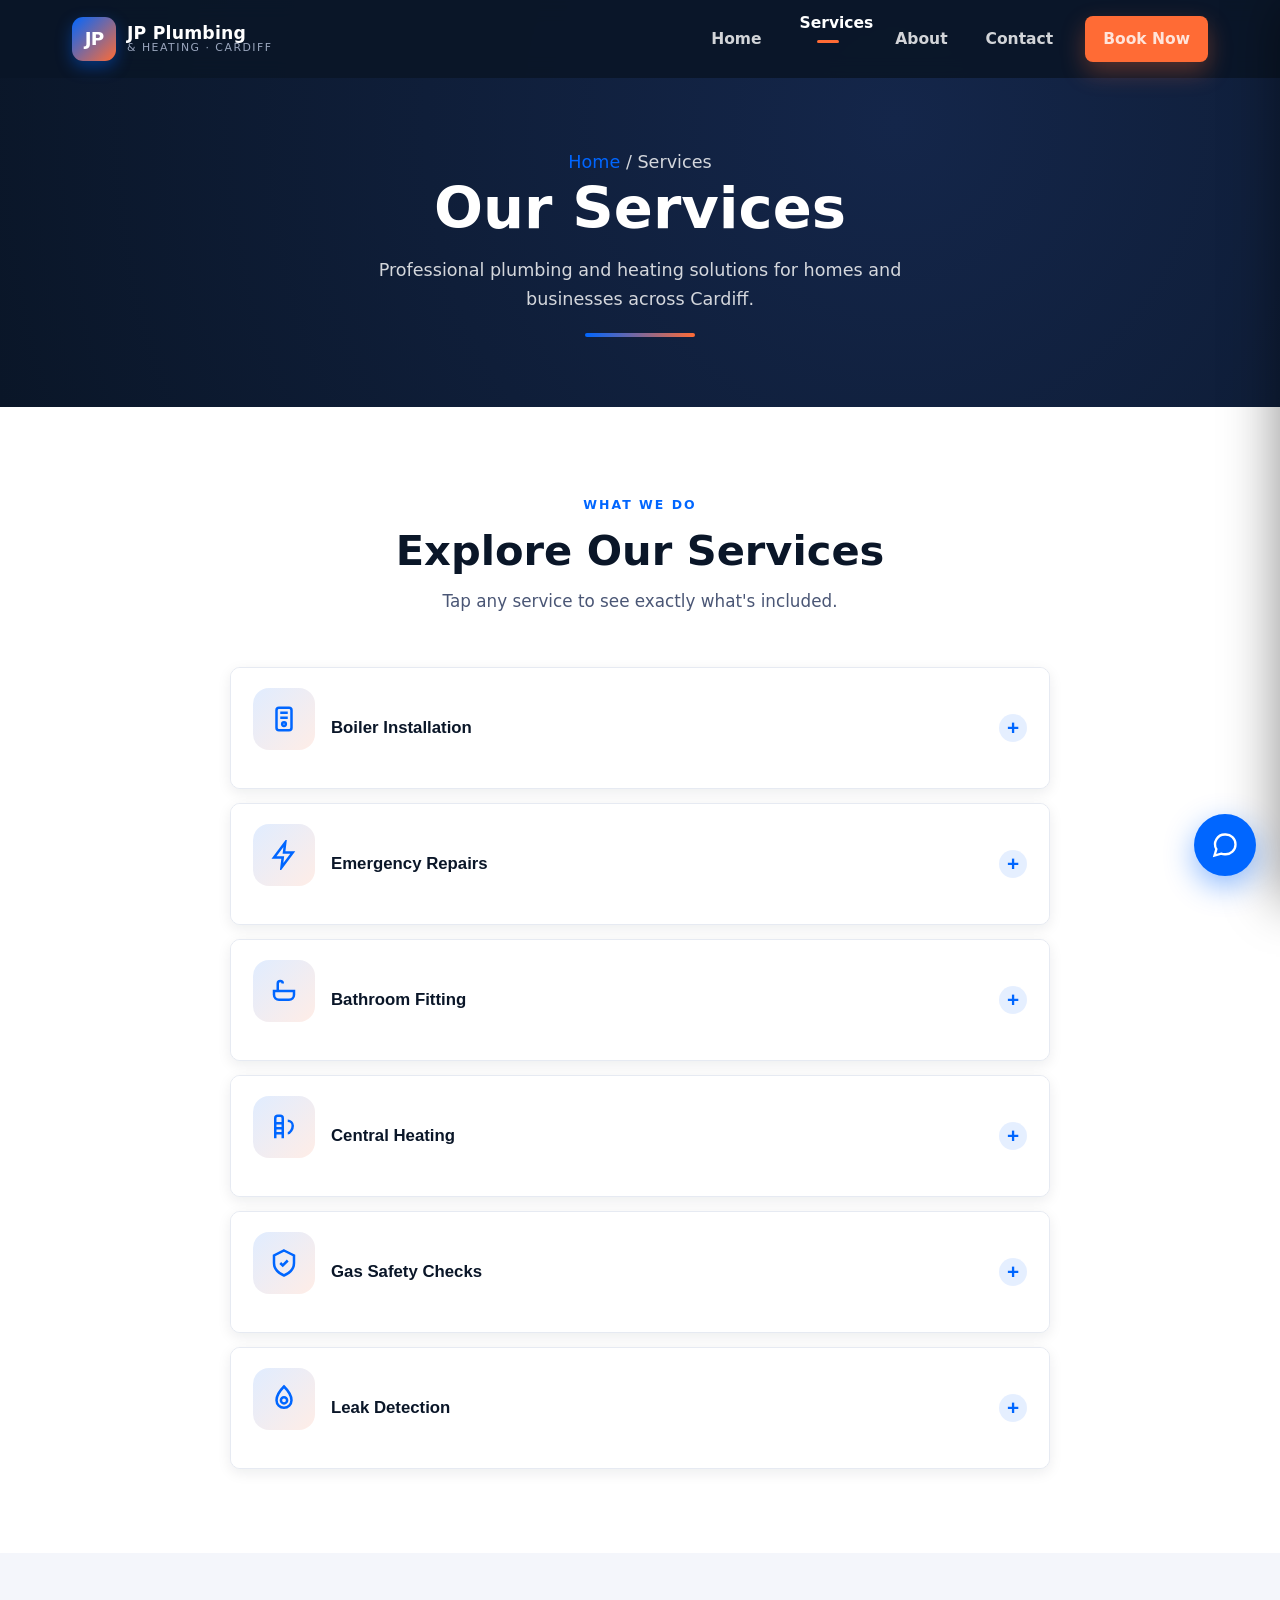
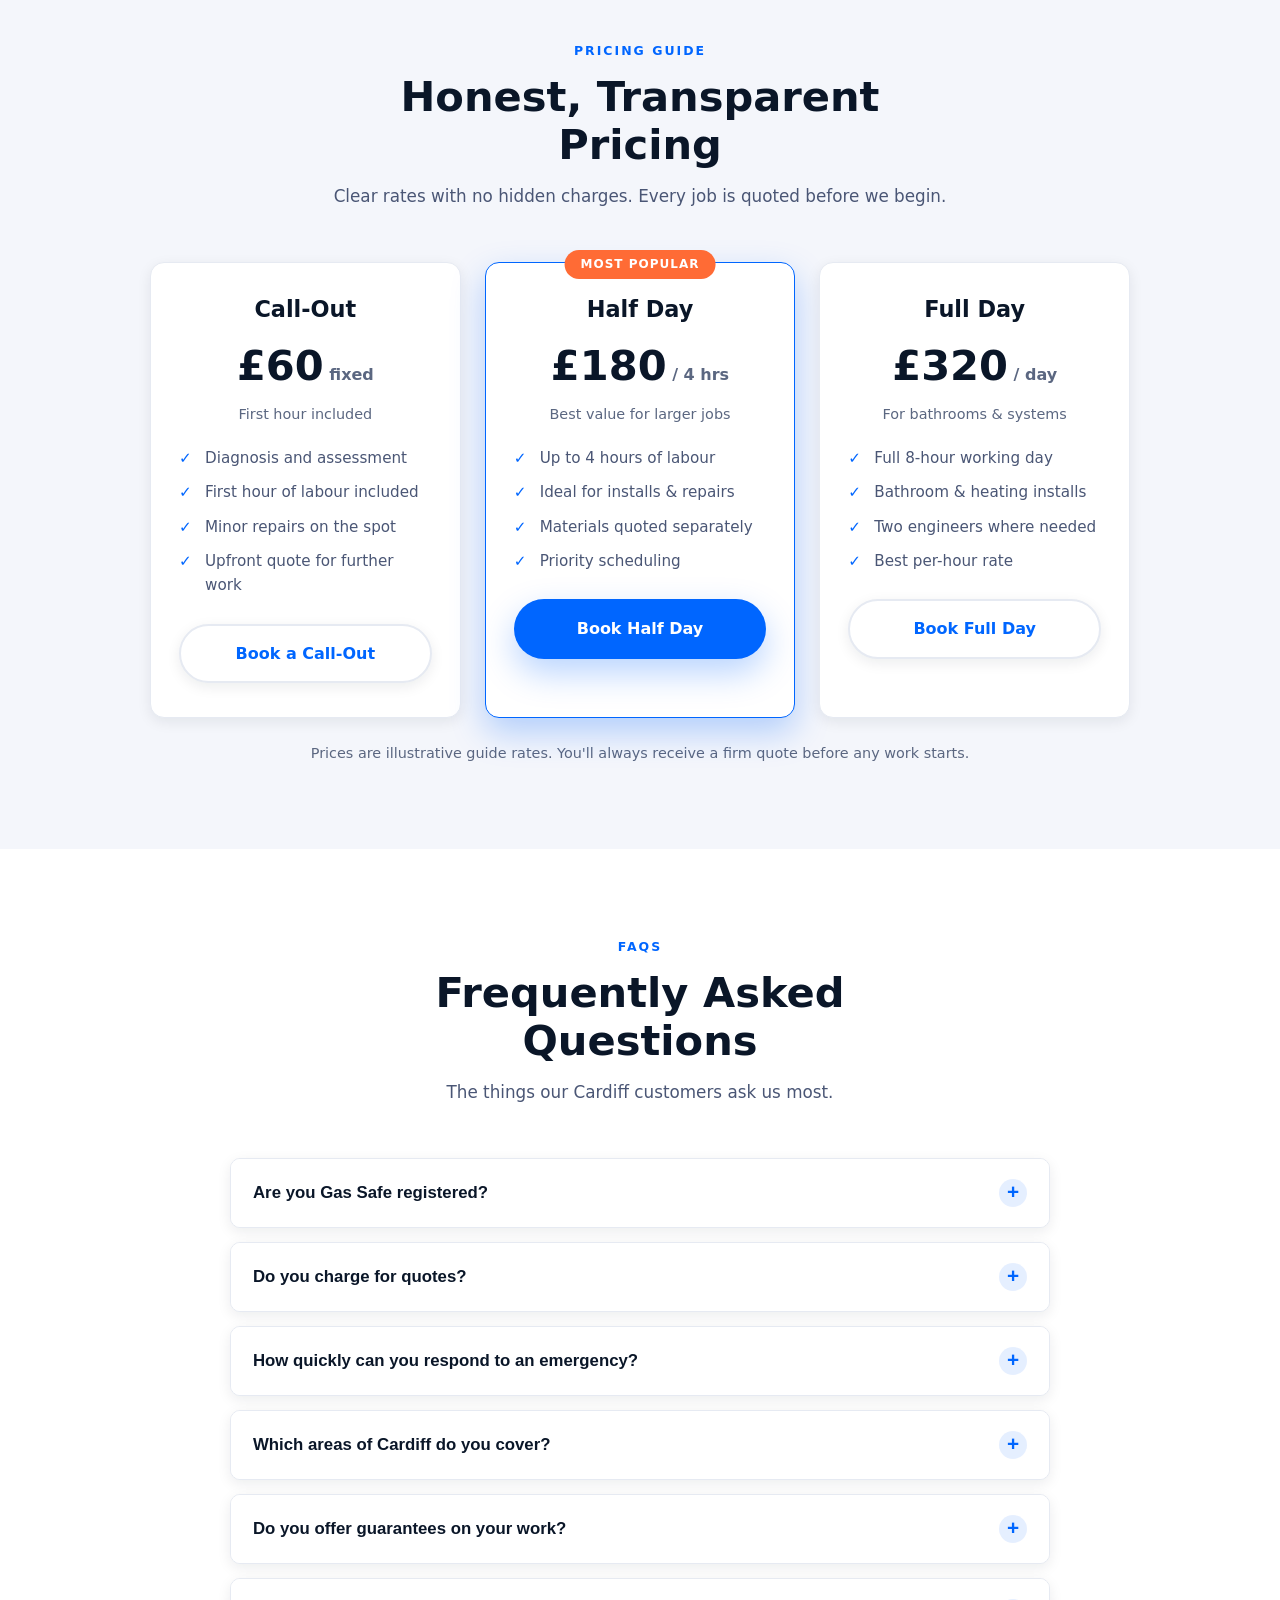
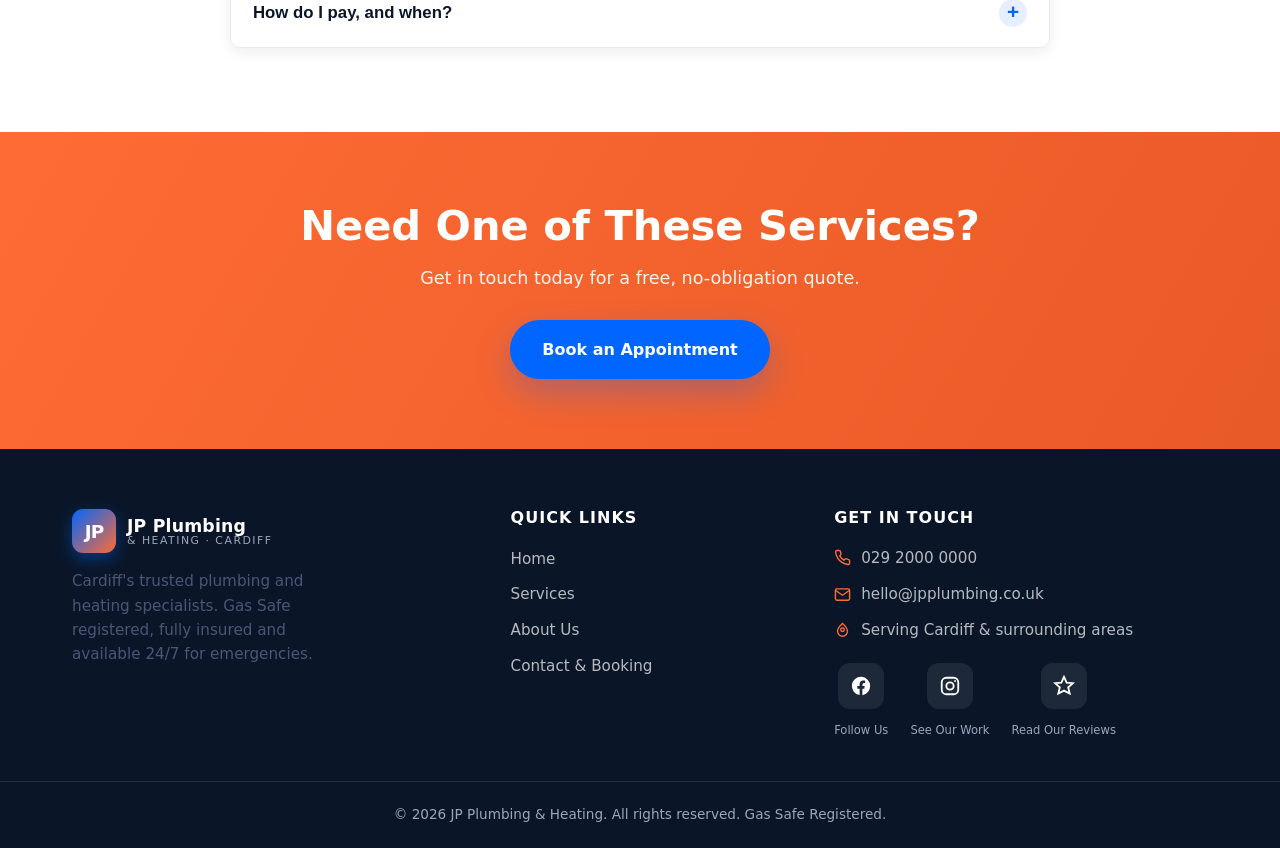
<file: services.html>
<!DOCTYPE html>
<html lang="en-GB">
<head>
  <meta charset="UTF-8" />
  <meta name="viewport" content="width=device-width, initial-scale=1.0" />
  <title>Our Services | JP Plumbing &amp; Heating Cardiff</title>
  <meta name="description" content="Boiler installation, emergency repairs, bathroom fitting, central heating, gas safety checks and leak detection in Cardiff. Transparent fixed pricing from Gas Safe engineers." />
  <link rel="stylesheet" href="css/styles.css" />
  <link rel="icon" href="data:image/svg+xml,%3Csvg xmlns='http://www.w3.org/2000/svg' viewBox='0 0 100 100'%3E%3Crect width='100' height='100' rx='22' fill='%230066FF'/%3E%3Ctext x='50' y='68' font-size='52' font-family='Arial' font-weight='bold' fill='white' text-anchor='middle'%3EJP%3C/text%3E%3C/svg%3E" />
</head>
<body>

  <!-- ============ NAVIGATION ============ -->
  <nav class="nav" id="nav">
    <div class="container">
      <a href="index.html" class="logo" aria-label="JP Plumbing and Heating home">
        <span class="logo-mark">JP</span>
        <span class="logo-text"><b>JP Plumbing</b><span>&amp; Heating · Cardiff</span></span>
      </a>
      <ul class="nav-links">
        <li><a href="index.html">Home</a></li>
        <li><a href="services.html" class="active">Services</a></li>
        <li><a href="about.html">About</a></li>
        <li><a href="contact.html">Contact</a></li>
        <li><a href="contact.html" class="btn btn-orange nav-cta">Book Now</a></li>
      </ul>
      <button class="hamburger" id="hamburger" aria-label="Open menu" aria-controls="mobileMenu">
        <span></span><span></span><span></span>
      </button>
    </div>
  </nav>

  <div class="menu-overlay" id="menuOverlay"></div>
  <aside class="mobile-menu" id="mobileMenu">
    <a href="index.html">Home</a>
    <a href="services.html" class="active">Services</a>
    <a href="about.html">About</a>
    <a href="contact.html">Contact</a>
    <a href="contact.html" class="btn btn-orange btn-block">Book an Appointment</a>
  </aside>

  <!-- ============ PAGE HERO ============ -->
  <header class="page-hero">
    <div class="container">
      <p class="crumb"><a href="index.html">Home</a> / Services</p>
      <h1>Our Services</h1>
      <p>Professional plumbing and heating solutions for homes and businesses across Cardiff.</p>
      <div class="title-underline"></div>
    </div>
  </header>

  <!-- ============ DETAILED SERVICES (ACCORDION) ============ -->
  <section class="section">
    <div class="container">
      <div class="section-head reveal">
        <span class="eyebrow">What We Do</span>
        <h2>Explore Our Services</h2>
        <p>Tap any service to see exactly what's included.</p>
      </div>
      <div class="accordion" id="servicesAccordion">

        <div class="acc-item reveal">
          <button class="acc-header">
            <span class="acc-service-top">
              <span class="feature-icon"><svg viewBox="0 0 24 24" fill="none" stroke="currentColor" stroke-width="2"><rect x="6" y="3" width="12" height="18" rx="2"/><path d="M9 7h6M9 11h6"/><circle cx="12" cy="16" r="1.5"/></svg></span>
              Boiler Installation
            </span>
            <span class="acc-icon">+</span>
          </button>
          <div class="acc-body">
            <div class="acc-body-inner">
              <p>Upgrade to a modern, energy-efficient boiler fitted by Gas Safe engineers. We supply and install combi, system and conventional boilers from all leading brands.</p>
              <ul>
                <li>Free home survey and honest recommendation</li>
                <li>Supply and fit from Worcester Bosch, Vaillant, Ideal and more</li>
                <li>Old boiler removal and safe disposal</li>
                <li>Up to 10-year manufacturer warranties available</li>
                <li>Full certification and building control notification</li>
              </ul>
              <a href="contact.html" class="btn btn-blue">Get a Quote</a>
            </div>
          </div>
        </div>

        <div class="acc-item reveal">
          <button class="acc-header">
            <span class="acc-service-top">
              <span class="feature-icon"><svg viewBox="0 0 24 24" fill="none" stroke="currentColor" stroke-width="2"><path d="M13 2L4 14h7l-1 8 9-12h-7z"/></svg></span>
              Emergency Repairs
            </span>
            <span class="acc-icon">+</span>
          </button>
          <div class="acc-body">
            <div class="acc-body-inner">
              <p>When something goes wrong, you need help fast. Our 24/7 emergency team responds to plumbing and heating failures across Cardiff, day or night.</p>
              <ul>
                <li>Burst and leaking pipes made safe quickly</li>
                <li>Boiler breakdowns and no-heat emergencies</li>
                <li>Blocked drains and overflowing toilets</li>
                <li>Rapid response, usually within the hour</li>
                <li>Clear pricing confirmed before any work begins</li>
              </ul>
              <a href="contact.html" class="btn btn-blue">Get a Quote</a>
            </div>
          </div>
        </div>

        <div class="acc-item reveal">
          <button class="acc-header">
            <span class="acc-service-top">
              <span class="feature-icon"><svg viewBox="0 0 24 24" fill="none" stroke="currentColor" stroke-width="2"><path d="M4 12h16v3a4 4 0 0 1-4 4H8a4 4 0 0 1-4-4z"/><path d="M7 12V6a2 2 0 0 1 4 0"/><path d="M9 6.5h.01"/></svg></span>
              Bathroom Fitting
            </span>
            <span class="acc-icon">+</span>
          </button>
          <div class="acc-body">
            <div class="acc-body-inner">
              <p>From a single tap to a complete refurbishment, we design and install beautiful, functional bathrooms tailored to your home and budget.</p>
              <ul>
                <li>Full design and planning service</li>
                <li>Supply and fit of suites, showers and wet rooms</li>
                <li>Tiling, flooring and waterproofing</li>
                <li>Tidy, considerate work with daily clean-up</li>
                <li>All work guaranteed for your peace of mind</li>
              </ul>
              <a href="contact.html" class="btn btn-blue">Get a Quote</a>
            </div>
          </div>
        </div>

        <div class="acc-item reveal">
          <button class="acc-header">
            <span class="acc-service-top">
              <span class="feature-icon"><svg viewBox="0 0 24 24" fill="none" stroke="currentColor" stroke-width="2"><path d="M5 21V5a2 2 0 0 1 2-2h2a2 2 0 0 1 2 2v16M5 9h6M5 13h6M5 17h6"/><path d="M15 7c2 0 4 1.5 4 4s-2 6-4 6"/></svg></span>
              Central Heating
            </span>
            <span class="acc-icon">+</span>
          </button>
          <div class="acc-body">
            <div class="acc-body-inner">
              <p>Keep your home warm and efficient with a professionally installed and maintained central heating system.</p>
              <ul>
                <li>Full system design and installation</li>
                <li>Radiator supply, fitting and relocation</li>
                <li>Power flushing to clear sludge and improve efficiency</li>
                <li>Smart thermostat installation</li>
                <li>System upgrades and annual servicing</li>
              </ul>
              <a href="contact.html" class="btn btn-blue">Get a Quote</a>
            </div>
          </div>
        </div>

        <div class="acc-item reveal">
          <button class="acc-header">
            <span class="acc-service-top">
              <span class="feature-icon"><svg viewBox="0 0 24 24" fill="none" stroke="currentColor" stroke-width="2"><path d="M12 2l8 4v6c0 5-3.5 8-8 10-4.5-2-8-5-8-10V6z"/><path d="M9 12l2 2 4-4"/></svg></span>
              Gas Safety Checks
            </span>
            <span class="acc-icon">+</span>
          </button>
          <div class="acc-body">
            <div class="acc-body-inner">
              <p>Protect your household with a thorough gas safety inspection from our Gas Safe registered engineers — essential for landlords and reassuring for homeowners.</p>
              <ul>
                <li>Landlord Gas Safety Certificates (CP12)</li>
                <li>Homeowner appliance safety checks</li>
                <li>Carbon monoxide testing</li>
                <li>Boiler and appliance servicing</li>
                <li>Same-day certificates issued</li>
              </ul>
              <a href="contact.html" class="btn btn-blue">Get a Quote</a>
            </div>
          </div>
        </div>

        <div class="acc-item reveal">
          <button class="acc-header">
            <span class="acc-service-top">
              <span class="feature-icon"><svg viewBox="0 0 24 24" fill="none" stroke="currentColor" stroke-width="2"><path d="M12 2s6 6 6 11a6 6 0 0 1-12 0c0-5 6-11 6-11z"/><circle cx="12" cy="13" r="2.5"/></svg></span>
              Leak Detection
            </span>
            <span class="acc-icon">+</span>
          </button>
          <div class="acc-body">
            <div class="acc-body-inner">
              <p>Hidden leaks waste water and damage your home. We use the latest non-invasive technology to locate and resolve leaks with minimal disruption.</p>
              <ul>
                <li>Thermal imaging and acoustic detection</li>
                <li>No unnecessary digging or damage</li>
                <li>Fast, accurate location of the source</li>
                <li>Full repair once the leak is found</li>
                <li>Insurance-friendly reports available</li>
              </ul>
              <a href="contact.html" class="btn btn-blue">Get a Quote</a>
            </div>
          </div>
        </div>

      </div>
    </div>
  </section>

  <!-- ============ PRICING GUIDE ============ -->
  <section class="section" style="background:var(--grey-100)">
    <div class="container">
      <div class="section-head reveal">
        <span class="eyebrow">Pricing Guide</span>
        <h2>Honest, Transparent Pricing</h2>
        <p>Clear rates with no hidden charges. Every job is quoted before we begin.</p>
      </div>
      <div class="pricing-grid">
        <div class="price-card reveal">
          <h3>Call-Out</h3>
          <div class="price">£60<span> fixed</span></div>
          <p class="price-note">First hour included</p>
          <ul>
            <li>Diagnosis and assessment</li>
            <li>First hour of labour included</li>
            <li>Minor repairs on the spot</li>
            <li>Upfront quote for further work</li>
          </ul>
          <a href="contact.html" class="btn btn-ghost btn-block">Book a Call-Out</a>
        </div>
        <div class="price-card featured reveal">
          <span class="tag">Most Popular</span>
          <h3>Half Day</h3>
          <div class="price">£180<span> / 4 hrs</span></div>
          <p class="price-note">Best value for larger jobs</p>
          <ul>
            <li>Up to 4 hours of labour</li>
            <li>Ideal for installs &amp; repairs</li>
            <li>Materials quoted separately</li>
            <li>Priority scheduling</li>
          </ul>
          <a href="contact.html" class="btn btn-blue btn-block">Book Half Day</a>
        </div>
        <div class="price-card reveal">
          <h3>Full Day</h3>
          <div class="price">£320<span> / day</span></div>
          <p class="price-note">For bathrooms &amp; systems</p>
          <ul>
            <li>Full 8-hour working day</li>
            <li>Bathroom &amp; heating installs</li>
            <li>Two engineers where needed</li>
            <li>Best per-hour rate</li>
          </ul>
          <a href="contact.html" class="btn btn-ghost btn-block">Book Full Day</a>
        </div>
      </div>
      <p style="text-align:center;color:var(--grey-600);margin-top:24px;font-size:0.9rem;">Prices are illustrative guide rates. You'll always receive a firm quote before any work starts.</p>
    </div>
  </section>

  <!-- ============ FAQ ============ -->
  <section class="section">
    <div class="container">
      <div class="section-head reveal">
        <span class="eyebrow">FAQs</span>
        <h2>Frequently Asked Questions</h2>
        <p>The things our Cardiff customers ask us most.</p>
      </div>
      <div class="accordion" id="faqAccordion">

        <div class="acc-item reveal">
          <button class="acc-header">Are you Gas Safe registered?<span class="acc-icon">+</span></button>
          <div class="acc-body"><div class="acc-body-inner"><p>Yes. Every one of our engineers is Gas Safe registered, which is a legal requirement for anyone working on gas appliances in the UK. We're happy to show our registration on request.</p></div></div>
        </div>
        <div class="acc-item reveal">
          <button class="acc-header">Do you charge for quotes?<span class="acc-icon">+</span></button>
          <div class="acc-body"><div class="acc-body-inner"><p>No. Quotes for installations and larger jobs are completely free and come with no obligation. We'll assess the work and give you a clear, fixed price before we start.</p></div></div>
        </div>
        <div class="acc-item reveal">
          <button class="acc-header">How quickly can you respond to an emergency?<span class="acc-icon">+</span></button>
          <div class="acc-body"><div class="acc-body-inner"><p>We operate a 24/7 emergency service across Cardiff and can usually reach you within the hour. For urgent issues such as burst pipes or no heating, call us straight away on 029 2000 0000.</p></div></div>
        </div>
        <div class="acc-item reveal">
          <button class="acc-header">Which areas of Cardiff do you cover?<span class="acc-icon">+</span></button>
          <div class="acc-body"><div class="acc-body-inner"><p>We cover all of Cardiff and the surrounding areas, including Cardiff Bay, Pontcanna, Roath, Canton, Cathays, Llandaff, Whitchurch, Cyncoed and Penarth. If you're nearby, just ask.</p></div></div>
        </div>
        <div class="acc-item reveal">
          <button class="acc-header">Do you offer guarantees on your work?<span class="acc-icon">+</span></button>
          <div class="acc-body"><div class="acc-body-inner"><p>Absolutely. All our workmanship is guaranteed, and new boilers come with manufacturer warranties of up to 10 years. We stand behind everything we install or repair.</p></div></div>
        </div>
        <div class="acc-item reveal">
          <button class="acc-header">How do I pay, and when?<span class="acc-icon">+</span></button>
          <div class="acc-body"><div class="acc-body-inner"><p>We accept card, bank transfer and cash. Payment is taken once the work is complete and you're happy with it. For larger installations we'll agree a simple payment schedule in advance.</p></div></div>
        </div>

      </div>
    </div>
  </section>

  <!-- ============ BOOKING CTA BANNER ============ -->
  <section class="cta-banner">
    <div class="container reveal">
      <h2>Need One of These Services?</h2>
      <p>Get in touch today for a free, no-obligation quote.</p>
      <a href="contact.html" class="btn btn-blue">Book an Appointment</a>
    </div>
  </section>

  <!-- ============ FOOTER ============ -->
  <footer class="footer reveal">
    <div class="container">
      <div class="footer-grid">
        <div class="footer-brand">
          <a href="index.html" class="logo">
            <span class="logo-mark">JP</span>
            <span class="logo-text"><b>JP Plumbing</b><span>&amp; Heating · Cardiff</span></span>
          </a>
          <p>Cardiff's trusted plumbing and heating specialists. Gas Safe registered, fully insured and available 24/7 for emergencies.</p>
        </div>
        <div class="footer-links">
          <h4>Quick Links</h4>
          <ul>
            <li><a href="index.html">Home</a></li>
            <li><a href="services.html">Services</a></li>
            <li><a href="about.html">About Us</a></li>
            <li><a href="contact.html">Contact &amp; Booking</a></li>
          </ul>
        </div>
        <div class="footer-contact">
          <h4>Get In Touch</h4>
          <div class="fc-row"><svg viewBox="0 0 24 24" fill="none" stroke="currentColor" stroke-width="2"><path d="M22 16.9v3a2 2 0 0 1-2.2 2 19.8 19.8 0 0 1-8.6-3 19.5 19.5 0 0 1-6-6 19.8 19.8 0 0 1-3-8.6A2 2 0 0 1 4.1 2h3a2 2 0 0 1 2 1.7c.1.9.4 1.8.7 2.6a2 2 0 0 1-.5 2.1L8.1 9.6a16 16 0 0 0 6 6l1.2-1.2a2 2 0 0 1 2.1-.5c.8.3 1.7.6 2.6.7a2 2 0 0 1 1.9 2z"/></svg> <a href="tel:02920000000">029 2000 0000</a></div>
          <div class="fc-row"><svg viewBox="0 0 24 24" fill="none" stroke="currentColor" stroke-width="2"><rect x="2" y="4" width="20" height="16" rx="2"/><path d="m2 6 10 7L22 6"/></svg> <a href="mailto:hello@jpplumbing.co.uk">hello@jpplumbing.co.uk</a></div>
          <div class="fc-row"><svg viewBox="0 0 24 24" fill="none" stroke="currentColor" stroke-width="2"><path d="M12 2s7 6 7 11a7 7 0 0 1-14 0c0-5 7-11 7-11z"/><circle cx="12" cy="11" r="2.5"/></svg> Serving Cardiff &amp; surrounding areas</div>
          <div class="social">
            <div class="social-item">
              <a href="#" aria-label="Facebook"><svg viewBox="0 0 24 24" fill="currentColor"><path d="M22 12a10 10 0 1 0-11.5 9.9v-7H8v-2.9h2.5V9.8c0-2.5 1.5-3.9 3.8-3.9 1.1 0 2.2.2 2.2.2v2.5h-1.300c-1.2 0-1.6.8-1.6 1.6v1.9H16l-.4 2.9h-2.1v7A10 10 0 0 0 22 12z"/></svg></a>
              <span>Follow Us</span>
            </div>
            <div class="social-item">
              <a href="#" aria-label="Instagram"><svg viewBox="0 0 24 24" fill="none" stroke="currentColor" stroke-width="2"><rect x="3" y="3" width="18" height="18" rx="5"/><circle cx="12" cy="12" r="4"/><circle cx="17.5" cy="6.5" r="1" fill="currentColor" stroke="none"/></svg></a>
              <span>See Our Work</span>
            </div>
            <div class="social-item">
              <a href="#" aria-label="Google Reviews"><svg viewBox="0 0 24 24" fill="none" stroke="currentColor" stroke-width="2"><path d="M12 2l2.9 6.3 6.9.6-5.2 4.6 1.6 6.8L12 17l-6.2 3.3 1.6-6.8L2.2 8.9l6.9-.6z"/></svg></a>
              <span>Read Our Reviews</span>
            </div>
          </div>
        </div>
      </div>
    </div>
    <div class="footer-bottom">
      © <span id="year">2026</span> JP Plumbing &amp; Heating. All rights reserved. Gas Safe Registered.
    </div>
  </footer>

  <!-- ============ CHATBOT ============ -->
  <button class="chat-launcher" id="chatLauncher" aria-label="Open chat assistant">
    <svg viewBox="0 0 24 24" fill="none" stroke="currentColor" stroke-width="2"><path d="M21 11.5a8.4 8.4 0 0 1-9 8.4 9.3 9.3 0 0 1-3.3-.5L3 21l1.6-5.4A8.4 8.4 0 0 1 12 3a8.4 8.4 0 0 1 9 8.5z"/></svg>
  </button>
  <div class="chat-window" id="chatWindow" role="dialog" aria-label="JP Plumbing chat assistant">
    <div class="chat-header">
      <div class="ch-avatar">JP</div>
      <div class="ch-title"><b>JP Plumbing</b><span>Online now</span></div>
      <button class="chat-close" aria-label="Close chat">✕</button>
    </div>
    <div class="chat-body"></div>
    <div class="chat-quick">
      <button>What services do you offer?</button>
      <button>How much does a boiler service cost?</button>
      <button>What areas do you cover?</button>
      <button>Do you offer emergency callouts?</button>
      <button>How do I book?</button>
    </div>
    <div class="chat-input">
      <input type="text" id="chatInput" placeholder="Type your message…" aria-label="Type your message" />
      <button class="chat-send" id="chatSend" aria-label="Send message">
        <svg viewBox="0 0 24 24" fill="none" stroke="currentColor" stroke-width="2"><path d="M22 2 11 13M22 2l-7 20-4-9-9-4z"/></svg>
      </button>
    </div>
  </div>

  <script src="js/main.js"></script>
</body>
</html>
</file>
<file: css/styles.css>
/* =====================================================================
   JP Plumbing & Heating — Master Stylesheet
   Palette: navy #0A1628 | electric blue #0066FF | white #FFFFFF | orange #FF6B35
   Mobile-first, UK English. No external libraries.
   ===================================================================== */

/* ---------- 1. Design tokens ---------- */
:root {
  --navy: #0A1628;
  --navy-soft: #122039;
  --navy-card: #16243f;
  --blue: #0066FF;
  --blue-dark: #0050cc;
  --white: #FFFFFF;
  --orange: #FF6B35;
  --orange-dark: #e85a26;
  --grey-100: #f4f6fb;
  --grey-200: #e6eaf2;
  --grey-400: #9aa6bd;
  --grey-600: #5b6781;
  --text: #1d2840;
  --text-light: #4a5675;

  --radius: 14px;
  --radius-sm: 10px;
  --shadow-sm: 0 4px 14px rgba(10, 22, 40, 0.08);
  --shadow-md: 0 12px 30px rgba(10, 22, 40, 0.12);
  --shadow-blue: 0 14px 34px rgba(0, 102, 255, 0.28);
  --container: 1180px;
  --nav-h: 78px;
  --nav-h-shrink: 62px;
  --ease: cubic-bezier(0.22, 0.61, 0.36, 1);
}

/* ---------- 2. Reset & base ---------- */
*, *::before, *::after { box-sizing: border-box; margin: 0; padding: 0; }

html { scroll-behavior: smooth; -webkit-text-size-adjust: 100%; }

body {
  font-family: "Segoe UI", system-ui, -apple-system, "Helvetica Neue", Arial, sans-serif;
  color: var(--text);
  background: var(--white);
  line-height: 1.6;
  overflow-x: hidden;
}

img { max-width: 100%; display: block; }
a { text-decoration: none; color: inherit; }
ul { list-style: none; }

h1, h2, h3, h4 { line-height: 1.15; font-weight: 800; color: var(--navy); }
h1 { font-size: clamp(2rem, 6vw, 3.6rem); }
h2 { font-size: clamp(1.7rem, 4.4vw, 2.6rem); }
h3 { font-size: clamp(1.15rem, 2.6vw, 1.4rem); }

p { color: var(--text-light); }

.container { width: 100%; max-width: var(--container); margin: 0 auto; padding: 0 22px; }

.section { padding: 84px 0; }
.section-tight { padding: 60px 0; }

.section-head { text-align: center; max-width: 640px; margin: 0 auto 52px; }
.section-head h2 { margin-bottom: 14px; }
.section-head p { font-size: 1.05rem; }

.eyebrow {
  display: inline-block;
  text-transform: uppercase;
  letter-spacing: 2px;
  font-size: 0.78rem;
  font-weight: 700;
  color: var(--blue);
  margin-bottom: 12px;
}

/* ---------- 3. Buttons ---------- */
.btn {
  display: inline-flex;
  align-items: center;
  justify-content: center;
  gap: 9px;
  font-weight: 700;
  font-size: 1rem;
  padding: 15px 30px;
  border-radius: 50px;
  border: 2px solid transparent;
  cursor: pointer;
  transition: transform 0.25s var(--ease), box-shadow 0.25s var(--ease), background 0.25s var(--ease), color 0.25s var(--ease);
  white-space: nowrap;
}
.btn:focus-visible { outline: 3px solid var(--orange); outline-offset: 3px; }
.btn-orange { background: var(--orange); color: var(--white); box-shadow: 0 10px 24px rgba(255, 107, 53, 0.32); }
.btn-orange:hover { background: var(--orange-dark); transform: translateY(-3px); box-shadow: 0 16px 30px rgba(255, 107, 53, 0.42); }
.btn-blue { background: var(--blue); color: var(--white); box-shadow: var(--shadow-blue); }
.btn-blue:hover { background: var(--blue-dark); transform: translateY(-3px); }
.btn-outline { background: transparent; color: var(--white); border-color: rgba(255, 255, 255, 0.7); }
.btn-outline:hover { background: var(--white); color: var(--navy); transform: translateY(-3px); }
.btn-ghost { background: var(--white); color: var(--blue); border-color: var(--grey-200); box-shadow: var(--shadow-sm); }
.btn-ghost:hover { border-color: var(--blue); transform: translateY(-3px); }
.btn-block { width: 100%; }

/* ---------- 4. Navigation ---------- */
.nav {
  position: fixed;
  top: 0; left: 0; right: 0;
  height: var(--nav-h);
  display: flex;
  align-items: center;
  z-index: 1000;
  background: rgba(10, 22, 40, 0.92);
  backdrop-filter: blur(10px);
  transition: height 0.3s var(--ease), background 0.3s var(--ease), box-shadow 0.3s var(--ease);
}
.nav.scrolled {
  height: var(--nav-h-shrink);
  background: rgba(10, 22, 40, 0.98);
  box-shadow: 0 6px 24px rgba(0, 0, 0, 0.28);
}
.nav .container { display: flex; align-items: center; justify-content: space-between; }

/* Logo monogram */
.logo { display: flex; align-items: center; gap: 11px; }
.logo-mark {
  width: 44px; height: 44px;
  display: grid; place-items: center;
  border-radius: 11px;
  background: linear-gradient(135deg, var(--blue), var(--orange));
  color: var(--white);
  font-weight: 900;
  font-size: 1.15rem;
  letter-spacing: -1px;
  box-shadow: 0 6px 16px rgba(0, 102, 255, 0.4);
}
.logo-text { display: flex; flex-direction: column; line-height: 1.05; }
.logo-text b { color: var(--white); font-size: 1.08rem; font-weight: 800; letter-spacing: 0.2px; }
.logo-text span { color: var(--grey-400); font-size: 0.68rem; letter-spacing: 1.5px; text-transform: uppercase; }

/* Desktop links */
.nav-links { display: none; align-items: center; gap: 6px; }
.nav-links a {
  color: rgba(255, 255, 255, 0.82);
  font-weight: 600;
  font-size: 0.97rem;
  padding: 9px 16px;
  border-radius: 8px;
  transition: color 0.2s, background 0.2s;
}
.nav-links a:hover { color: var(--white); background: rgba(255, 255, 255, 0.08); }
.nav-links a.active { color: var(--white); }
.nav-links a.active::after {
  content: ""; display: block; height: 3px; width: 22px; margin: 4px auto 0;
  background: var(--orange); border-radius: 3px;
}
.nav-cta { margin-left: 10px; }

/* Hamburger */
.hamburger {
  display: flex; flex-direction: column; gap: 5px;
  width: 44px; height: 44px;
  background: transparent; border: 0; cursor: pointer;
  align-items: center; justify-content: center;
  z-index: 1100;
}
.hamburger span {
  width: 26px; height: 3px; border-radius: 3px; background: var(--white);
  transition: transform 0.3s var(--ease), opacity 0.2s;
}
.hamburger.open span:nth-child(1) { transform: translateY(8px) rotate(45deg); }
.hamburger.open span:nth-child(2) { opacity: 0; }
.hamburger.open span:nth-child(3) { transform: translateY(-8px) rotate(-45deg); }

/* Mobile slide-in menu */
.mobile-menu {
  position: fixed; top: 0; right: 0; bottom: 0;
  width: min(320px, 84vw);
  background: var(--navy-soft);
  z-index: 1050;
  padding: calc(var(--nav-h) + 20px) 28px 40px;
  transform: translateX(105%);
  transition: transform 0.38s var(--ease);
  box-shadow: -20px 0 50px rgba(0, 0, 0, 0.4);
  display: flex; flex-direction: column; gap: 6px;
}
.mobile-menu.open { transform: translateX(0); }
.mobile-menu a {
  color: rgba(255, 255, 255, 0.88);
  font-size: 1.15rem; font-weight: 600;
  padding: 15px 14px; border-radius: 10px;
  border-bottom: 1px solid rgba(255, 255, 255, 0.07);
  transition: background 0.2s, padding-left 0.2s;
}
.mobile-menu a:hover, .mobile-menu a.active { background: rgba(0, 102, 255, 0.16); padding-left: 22px; }
.mobile-menu .btn { margin-top: 18px; }
.menu-overlay {
  position: fixed; inset: 0; background: rgba(5, 11, 22, 0.6);
  z-index: 1040; opacity: 0; visibility: hidden;
  transition: opacity 0.3s, visibility 0.3s;
}
.menu-overlay.open { opacity: 1; visibility: visible; }

/* ---------- 5. Hero ---------- */
.hero {
  position: relative;
  min-height: 100vh;
  display: flex; align-items: center;
  background: radial-gradient(circle at 75% 20%, #14264a 0%, var(--navy) 55%);
  overflow: hidden;
  padding-top: var(--nav-h);
}
#particles { position: absolute; inset: 0; z-index: 1; pointer-events: none; }
.hero .container { position: relative; z-index: 2; }
.hero-inner { max-width: 760px; }
.hero h1 { color: var(--white); margin-bottom: 22px; }
.hero h1 .word {
  display: inline-block;
  opacity: 0;
  transform: translateY(22px);
  margin-right: 0.28em;
}
.hero h1 .accent { color: var(--orange); }
.hero-sub {
  color: rgba(255, 255, 255, 0.82);
  font-size: clamp(1.05rem, 2.4vw, 1.3rem);
  max-width: 580px;
  margin-bottom: 34px;
  opacity: 0;
  transform: translateY(18px);
}
.hero-btns { display: flex; flex-wrap: wrap; gap: 16px; opacity: 0; transform: translateY(18px); }

/* hero load animations (triggered via .loaded on body) */
.loaded .hero h1 .word { animation: wordIn 0.6s var(--ease) forwards; }
.loaded .hero-sub { animation: fadeUp 0.7s var(--ease) forwards; animation-delay: var(--sub-delay, 1.2s); }
.loaded .hero-btns { animation: fadeUp 0.7s var(--ease) forwards; animation-delay: var(--btn-delay, 1.5s); }

@keyframes wordIn { to { opacity: 1; transform: translateY(0); } }
@keyframes fadeUp { to { opacity: 1; transform: translateY(0); } }

/* trust strip in hero */
.hero-trust {
  display: flex; flex-wrap: wrap; gap: 22px;
  margin-top: 38px;
  opacity: 0; transform: translateY(18px);
}
.loaded .hero-trust { animation: fadeUp 0.7s var(--ease) forwards; animation-delay: 1.8s; }
.hero-trust span {
  display: flex; align-items: center; gap: 8px;
  color: rgba(255, 255, 255, 0.7); font-size: 0.9rem; font-weight: 600;
}
.hero-trust svg { width: 18px; height: 18px; color: var(--orange); }

/* ---------- 6. Emergency banner ---------- */
.emergency {
  background: var(--orange);
  color: var(--white);
  text-align: center;
  padding: 16px 18px;
  font-weight: 700;
  position: relative;
  z-index: 5;
}
.emergency a { color: var(--white); text-decoration: underline; text-underline-offset: 3px; }
.emergency .pulse-dot {
  display: inline-block; width: 11px; height: 11px; border-radius: 50%;
  background: var(--white); margin-right: 9px; vertical-align: middle;
  animation: pulseDot 1.5s infinite;
}
@keyframes pulseDot {
  0% { box-shadow: 0 0 0 0 rgba(255, 255, 255, 0.7); }
  70% { box-shadow: 0 0 0 12px rgba(255, 255, 255, 0); }
  100% { box-shadow: 0 0 0 0 rgba(255, 255, 255, 0); }
}

/* ---------- 7. Reveal-on-scroll utility ---------- */
.reveal { opacity: 0; transform: translateY(40px); transition: opacity 0.7s var(--ease), transform 0.7s var(--ease); }
.reveal.from-left { transform: translateX(-60px); }
.reveal.from-right { transform: translateX(60px); }
.reveal.visible { opacity: 1; transform: translate(0, 0); }

/* ---------- 8. Why choose us (feature cards) ---------- */
.features-grid { display: grid; grid-template-columns: 1fr; gap: 22px; }
.feature-card {
  background: var(--white);
  border: 1px solid var(--grey-200);
  border-radius: var(--radius);
  padding: 30px 24px;
  text-align: center;
  box-shadow: var(--shadow-sm);
  transition: transform 0.3s var(--ease), box-shadow 0.3s var(--ease), border-color 0.3s;
}
.feature-card:hover {
  transform: translateY(-8px);
  box-shadow: var(--shadow-blue);
  border-color: rgba(0, 102, 255, 0.4);
}
.feature-icon {
  width: 62px; height: 62px; margin: 0 auto 18px;
  display: grid; place-items: center;
  border-radius: 16px;
  background: linear-gradient(135deg, rgba(0, 102, 255, 0.12), rgba(255, 107, 53, 0.12));
  color: var(--blue);
}
.feature-icon svg { width: 30px; height: 30px; }
.feature-card h3 { margin-bottom: 8px; font-size: 1.1rem; }
.feature-card p { font-size: 0.94rem; }

/* ---------- 9. Services preview / grid ---------- */
.services-grid { display: grid; grid-template-columns: 1fr; gap: 24px; }
.service-tile {
  background: var(--white);
  border: 1px solid var(--grey-200);
  border-radius: var(--radius);
  padding: 30px 26px;
  box-shadow: var(--shadow-sm);
  transition: transform 0.3s var(--ease), box-shadow 0.3s var(--ease);
  position: relative;
  overflow: hidden;
}
.service-tile::before {
  content: ""; position: absolute; top: 0; left: 0; width: 100%; height: 4px;
  background: linear-gradient(90deg, var(--blue), var(--orange));
  transform: scaleX(0); transform-origin: left; transition: transform 0.35s var(--ease);
}
.service-tile:hover { transform: translateY(-8px); box-shadow: var(--shadow-md); }
.service-tile:hover::before { transform: scaleX(1); }
.service-tile .feature-icon { margin: 0 0 18px; }
.service-tile h3 { margin-bottom: 10px; }
.service-tile p { font-size: 0.95rem; margin-bottom: 16px; }
.learn-more {
  display: inline-flex; align-items: center; gap: 6px;
  color: var(--blue); font-weight: 700; font-size: 0.95rem;
}
.learn-more svg { width: 16px; height: 16px; transition: transform 0.25s; }
.learn-more:hover svg { transform: translateX(4px); }

/* ---------- 10. Testimonials carousel ---------- */
.carousel { position: relative; max-width: 760px; margin: 0 auto; }
.carousel-track { position: relative; min-height: 260px; }
.testimonial {
  position: absolute; inset: 0;
  background: var(--white);
  border: 1px solid var(--grey-200);
  border-radius: var(--radius);
  padding: 40px 34px;
  text-align: center;
  box-shadow: var(--shadow-md);
  opacity: 0; visibility: hidden;
  transition: opacity 0.6s var(--ease);
}
.testimonial.active { opacity: 1; visibility: visible; position: relative; }
.stars { color: var(--orange); font-size: 1.3rem; letter-spacing: 3px; margin-bottom: 18px; }
.testimonial blockquote { font-size: 1.15rem; color: var(--text); font-style: italic; margin-bottom: 20px; line-height: 1.6; }
.testimonial .cust { font-weight: 700; color: var(--navy); }
.testimonial .cust span { display: block; color: var(--grey-600); font-weight: 500; font-size: 0.9rem; margin-top: 3px; }
.carousel-dots { display: flex; justify-content: center; gap: 10px; margin-top: 26px; }
.dot {
  width: 12px; height: 12px; border-radius: 50%; border: 0; cursor: pointer;
  background: var(--grey-200); transition: background 0.25s, transform 0.25s;
}
.dot.active { background: var(--blue); transform: scale(1.25); }

/* ---------- 11. Stats counter ---------- */
.stats { background: var(--navy); position: relative; overflow: hidden; }
.stats::before {
  content: ""; position: absolute; top: -40%; right: -10%; width: 460px; height: 460px;
  background: radial-gradient(circle, rgba(0, 102, 255, 0.22), transparent 70%);
}
.stats .container { position: relative; z-index: 1; }
.stats-grid { display: grid; grid-template-columns: 1fr 1fr; gap: 36px 20px; text-align: center; }
.stat .num { font-size: clamp(2.2rem, 7vw, 3.4rem); font-weight: 900; color: var(--white); line-height: 1; }
.stat .num .suffix { color: var(--orange); }
.stat .label { color: var(--grey-400); margin-top: 10px; font-weight: 600; font-size: 0.95rem; }

/* ---------- 12. Booking CTA banner ---------- */
.cta-banner {
  background: linear-gradient(120deg, var(--orange), var(--orange-dark));
  text-align: center;
  color: var(--white);
  padding: 70px 0;
}
.cta-banner h2 { color: var(--white); margin-bottom: 14px; }
.cta-banner p { color: rgba(255, 255, 255, 0.92); font-size: 1.1rem; margin-bottom: 28px; }

/* ---------- 13. Page hero (inner pages) ---------- */
.page-hero {
  background: radial-gradient(circle at 70% 30%, #14264a, var(--navy));
  color: var(--white);
  padding: calc(var(--nav-h) + 70px) 0 70px;
  text-align: center;
  position: relative;
  overflow: hidden;
}
.page-hero h1 { color: var(--white); margin-bottom: 14px; }
.page-hero p { color: rgba(255, 255, 255, 0.82); font-size: 1.1rem; max-width: 560px; margin: 0 auto; }
.title-underline {
  height: 4px; width: 0; background: linear-gradient(90deg, var(--blue), var(--orange));
  border-radius: 4px; margin: 20px auto 0;
}
.loaded .page-hero .title-underline { animation: underlineGrow 0.9s var(--ease) 0.3s forwards; }
@keyframes underlineGrow { to { width: 110px; } }

/* breadcrumb */
.crumb { color: var(--grey-400); font-size: 0.85rem; margin-bottom: 14px; }
.crumb a { color: var(--blue); }

/* ---------- 14. Accordion (services + FAQ) ---------- */
.accordion { max-width: 820px; margin: 0 auto; display: flex; flex-direction: column; gap: 14px; }
.acc-item { border: 1px solid var(--grey-200); border-radius: var(--radius-sm); overflow: hidden; background: var(--white); box-shadow: var(--shadow-sm); }
.acc-header {
  width: 100%; text-align: left; background: var(--white); border: 0; cursor: pointer;
  padding: 20px 22px; display: flex; align-items: center; justify-content: space-between; gap: 16px;
  font-size: 1.05rem; font-weight: 700; color: var(--navy);
}
.acc-header .acc-icon { flex-shrink: 0; width: 28px; height: 28px; display: grid; place-items: center; border-radius: 50%; background: rgba(0,102,255,0.1); color: var(--blue); transition: transform 0.3s, background 0.3s; font-size: 1.3rem; line-height: 1; }
.acc-item.open .acc-header .acc-icon { transform: rotate(45deg); background: var(--blue); color: var(--white); }
.acc-body { max-height: 0; overflow: hidden; transition: max-height 0.4s var(--ease); }
.acc-body-inner { padding: 0 22px 22px; }
.acc-body-inner p { margin-bottom: 12px; }
.acc-body-inner ul { display: grid; gap: 8px; margin-bottom: 16px; }
.acc-body-inner li { position: relative; padding-left: 26px; color: var(--text-light); }
.acc-body-inner li::before { content: "✓"; position: absolute; left: 0; color: var(--orange); font-weight: 900; }
.acc-service-top { display: flex; align-items: center; gap: 16px; }

/* ---------- 15. Pricing cards ---------- */
.pricing-grid { display: grid; grid-template-columns: 1fr; gap: 24px; max-width: 980px; margin: 0 auto; }
.price-card {
  background: var(--white); border: 1px solid var(--grey-200); border-radius: var(--radius);
  padding: 34px 28px; text-align: center; box-shadow: var(--shadow-sm);
  transition: transform 0.3s var(--ease), box-shadow 0.3s var(--ease);
  position: relative;
}
.price-card:hover { transform: translateY(-8px); box-shadow: var(--shadow-md); }
.price-card.featured { border-color: var(--blue); box-shadow: var(--shadow-blue); }
.price-card .tag { position: absolute; top: -13px; left: 50%; transform: translateX(-50%); background: var(--orange); color: var(--white); font-size: 0.75rem; font-weight: 700; padding: 5px 16px; border-radius: 50px; text-transform: uppercase; letter-spacing: 1px; }
.price-card h3 { margin-bottom: 6px; }
.price-card .price { font-size: 2.6rem; font-weight: 900; color: var(--navy); margin: 10px 0 4px; }
.price-card .price span { font-size: 1rem; font-weight: 600; color: var(--grey-600); }
.price-card .price-note { font-size: 0.9rem; color: var(--grey-600); margin-bottom: 20px; }
.price-card ul { display: grid; gap: 10px; margin-bottom: 26px; text-align: left; }
.price-card li { position: relative; padding-left: 26px; color: var(--text-light); font-size: 0.95rem; }
.price-card li::before { content: "✓"; position: absolute; left: 0; color: var(--blue); font-weight: 900; }

/* ---------- 16. About page ---------- */
.story { display: grid; grid-template-columns: 1fr; gap: 36px; align-items: center; }
.story-text h2 { margin-bottom: 18px; }
.story-text p { margin-bottom: 16px; }
.story-img {
  border-radius: var(--radius); min-height: 320px;
  background: linear-gradient(135deg, var(--navy-soft), var(--blue));
  display: grid; place-items: center; color: rgba(255,255,255,0.55);
  font-weight: 600; text-align: center; padding: 20px;
  box-shadow: var(--shadow-md); position: relative; overflow: hidden;
}
.story-img::after { content: "🔧"; font-size: 4rem; opacity: 0.25; position: absolute; }
.story-img span { position: relative; z-index: 1; }

.team-grid, .values-grid, .cert-grid { display: grid; grid-template-columns: 1fr; gap: 24px; }
.team-card { background: var(--white); border: 1px solid var(--grey-200); border-radius: var(--radius); padding: 30px 24px; text-align: center; box-shadow: var(--shadow-sm); transition: transform 0.3s var(--ease), box-shadow 0.3s var(--ease); }
.team-card:hover { transform: translateY(-8px); box-shadow: var(--shadow-md); }
.team-avatar { width: 92px; height: 92px; border-radius: 50%; margin: 0 auto 16px; display: grid; place-items: center; font-size: 1.9rem; font-weight: 900; color: var(--white); background: linear-gradient(135deg, var(--blue), var(--orange)); }
.team-card h3 { margin-bottom: 4px; }
.team-card .role { color: var(--blue); font-weight: 700; font-size: 0.9rem; margin-bottom: 12px; }
.team-card .fact { font-size: 0.92rem; }

.cert-card { background: var(--white); border: 1px solid var(--grey-200); border-radius: var(--radius); padding: 30px 24px; text-align: center; box-shadow: var(--shadow-sm); }
.cert-badge { width: 110px; height: 70px; margin: 0 auto 16px; border-radius: var(--radius-sm); display: grid; place-items: center; font-weight: 800; color: var(--white); text-align: center; font-size: 0.9rem; padding: 8px; }
.cert-badge.gas { background: linear-gradient(135deg, #e8a800, #d18f00); }
.cert-badge.which { background: linear-gradient(135deg, #6a0fb3, #4a0a80); }
.cert-badge.checkatrade { background: linear-gradient(135deg, #0a8f3c, #066b2c); }
.cert-card p { font-size: 0.92rem; }

.values-grid .value-card { background: var(--white); border: 1px solid var(--grey-200); border-radius: var(--radius); padding: 32px 26px; box-shadow: var(--shadow-sm); transition: transform 0.3s var(--ease), box-shadow 0.3s var(--ease); }
.values-grid .value-card:hover { transform: translateY(-8px); box-shadow: var(--shadow-blue); }
.value-card .feature-icon { margin: 0 0 16px; }

/* ---------- 17. Timeline ---------- */
.timeline { max-width: 760px; margin: 0 auto; position: relative; padding-left: 34px; }
.timeline::before { content: ""; position: absolute; left: 9px; top: 6px; bottom: 6px; width: 3px; background: linear-gradient(var(--blue), var(--orange)); border-radius: 3px; }
.tl-item { position: relative; padding-bottom: 34px; }
.tl-item:last-child { padding-bottom: 0; }
.tl-item::before { content: ""; position: absolute; left: -34px; top: 4px; width: 21px; height: 21px; border-radius: 50%; background: var(--white); border: 4px solid var(--blue); box-shadow: 0 0 0 4px rgba(0,102,255,0.15); }
.tl-item .year { font-weight: 900; color: var(--blue); font-size: 1.1rem; }
.tl-item h3 { margin: 4px 0 6px; font-size: 1.15rem; }
.tl-item p { font-size: 0.95rem; }

/* ---------- 18. Contact page ---------- */
.contact-grid { display: grid; grid-template-columns: 1fr; gap: 34px; }
.form-card { background: var(--white); border: 1px solid var(--grey-200); border-radius: var(--radius); padding: 32px 26px; box-shadow: var(--shadow-md); }
.form-card h2 { font-size: 1.6rem; margin-bottom: 6px; }
.form-card > p { margin-bottom: 24px; }
.field { margin-bottom: 18px; }
.field label { display: block; font-weight: 700; font-size: 0.9rem; color: var(--navy); margin-bottom: 7px; }
.field label .req { color: var(--orange); }
.field input, .field select, .field textarea {
  width: 100%; padding: 13px 15px; border: 2px solid var(--grey-200); border-radius: var(--radius-sm);
  font-size: 1rem; font-family: inherit; color: var(--text); background: var(--white);
  transition: border-color 0.2s, box-shadow 0.2s;
}
.field input:focus, .field select:focus, .field textarea:focus { outline: 0; border-color: var(--blue); box-shadow: 0 0 0 4px rgba(0,102,255,0.12); }
.field textarea { resize: vertical; min-height: 120px; }
.field.error input, .field.error select, .field.error textarea { border-color: #e23b3b; }
.field .err-msg { display: none; color: #e23b3b; font-size: 0.82rem; margin-top: 6px; font-weight: 600; }
.field.error .err-msg { display: block; }
.field-row { display: grid; grid-template-columns: 1fr; gap: 0; }

.form-success {
  display: none; text-align: center; padding: 30px 20px;
  background: rgba(0,102,255,0.06); border: 2px dashed var(--blue); border-radius: var(--radius);
}
.form-success.show { display: block; animation: fadeUp 0.6s var(--ease) forwards; }
.form-success .tick { width: 64px; height: 64px; margin: 0 auto 16px; border-radius: 50%; background: var(--blue); color: var(--white); display: grid; place-items: center; font-size: 2rem; }
.form-success h3 { margin-bottom: 8px; }

.info-card { background: var(--navy); color: var(--white); border-radius: var(--radius); padding: 32px 28px; box-shadow: var(--shadow-md); }
.info-card h3 { color: var(--white); margin-bottom: 22px; }
.info-row { display: flex; gap: 14px; align-items: flex-start; margin-bottom: 20px; }
.info-row .ic { flex-shrink: 0; width: 42px; height: 42px; border-radius: 11px; background: rgba(255,255,255,0.08); display: grid; place-items: center; color: var(--orange); }
.info-row .ic svg { width: 20px; height: 20px; }
.info-row .it { font-size: 0.78rem; text-transform: uppercase; letter-spacing: 1px; color: var(--grey-400); margin-bottom: 3px; }
.info-row .iv { color: var(--white); font-weight: 600; }
.info-row .iv a { color: var(--white); }
.info-row .iv a:hover { color: var(--orange); }
.opening-hours { border-top: 1px solid rgba(255,255,255,0.1); margin-top: 8px; padding-top: 20px; }
.opening-hours .oh-row { display: flex; justify-content: space-between; padding: 6px 0; color: rgba(255,255,255,0.8); font-size: 0.95rem; }
.opening-hours .oh-row b { color: var(--white); }
.opening-hours .emergency-note { color: var(--orange); font-weight: 700; margin-top: 10px; font-size: 0.9rem; }

.map-box {
  margin-top: 34px; border-radius: var(--radius); min-height: 280px;
  background: var(--grey-100); border: 2px dashed var(--grey-200);
  display: grid; place-items: center; text-align: center; color: var(--grey-600); padding: 20px;
}
.map-box .pin { font-size: 2.4rem; margin-bottom: 8px; }

/* ---------- 19. Footer ---------- */
.footer { background: var(--navy); color: rgba(255,255,255,0.7); padding: 60px 0 0; }
.footer-grid { display: grid; grid-template-columns: 1fr; gap: 36px; padding-bottom: 40px; }
.footer h4 { color: var(--white); font-size: 1rem; margin-bottom: 18px; text-transform: uppercase; letter-spacing: 1px; }
.footer-brand .logo { margin-bottom: 16px; }
.footer-brand p { font-size: 0.95rem; max-width: 280px; }
.footer-links ul { display: grid; gap: 10px; }
.footer-links a { color: rgba(255,255,255,0.7); font-size: 0.95rem; transition: color 0.2s, padding-left 0.2s; }
.footer-links a:hover { color: var(--orange); padding-left: 5px; }
.footer-contact .fc-row { display: flex; gap: 10px; margin-bottom: 12px; font-size: 0.95rem; align-items: center; }
.footer-contact .fc-row svg { width: 17px; height: 17px; color: var(--orange); flex-shrink: 0; }
.footer-contact a:hover { color: var(--orange); }

.social { display: flex; gap: 22px; margin-top: 20px; }
.social-item { text-align: center; }
.social-item a {
  width: 46px; height: 46px; border-radius: 12px; background: rgba(255,255,255,0.08);
  display: grid; place-items: center; color: var(--white); margin: 0 auto 7px;
  transition: background 0.25s, transform 0.25s;
}
.social-item a:hover { background: var(--blue); transform: translateY(-4px); }
.social-item a svg { width: 22px; height: 22px; }
.social-item span { font-size: 0.72rem; color: var(--grey-400); }

.footer-bottom { border-top: 1px solid rgba(255,255,255,0.1); padding: 22px 0; text-align: center; font-size: 0.85rem; color: var(--grey-400); }

/* ---------- 20. Chatbot ---------- */
.chat-launcher {
  position: fixed; bottom: 24px; right: 24px; z-index: 1200;
  width: 62px; height: 62px; border-radius: 50%; border: 0; cursor: pointer;
  background: var(--blue); color: var(--white);
  display: grid; place-items: center;
  box-shadow: 0 10px 30px rgba(0,102,255,0.45);
  animation: chatPulse 2.2s infinite;
  transition: transform 0.25s, background 0.25s;
}
.chat-launcher:hover { transform: scale(1.08); background: var(--blue-dark); }
.chat-launcher svg { width: 28px; height: 28px; }
.chat-launcher.hidden { display: none; }
@keyframes chatPulse {
  0% { box-shadow: 0 10px 30px rgba(0,102,255,0.45), 0 0 0 0 rgba(0,102,255,0.5); }
  70% { box-shadow: 0 10px 30px rgba(0,102,255,0.45), 0 0 0 18px rgba(0,102,255,0); }
  100% { box-shadow: 0 10px 30px rgba(0,102,255,0.45), 0 0 0 0 rgba(0,102,255,0); }
}

.chat-window {
  position: fixed; bottom: 24px; right: 24px; z-index: 1201;
  width: min(370px, calc(100vw - 32px)); height: min(560px, calc(100vh - 48px));
  background: var(--white); border-radius: 18px; overflow: hidden;
  display: flex; flex-direction: column;
  box-shadow: 0 24px 60px rgba(10,22,40,0.35);
  transform: translateY(30px) scale(0.96); opacity: 0; visibility: hidden;
  transform-origin: bottom right;
  transition: transform 0.32s var(--ease), opacity 0.32s var(--ease), visibility 0.32s;
}
.chat-window.open { transform: translateY(0) scale(1); opacity: 1; visibility: visible; }
.chat-header { background: var(--navy); color: var(--white); padding: 16px 18px; display: flex; align-items: center; gap: 12px; }
.chat-header .ch-avatar { width: 40px; height: 40px; border-radius: 11px; background: linear-gradient(135deg, var(--blue), var(--orange)); display: grid; place-items: center; font-weight: 900; }
.chat-header .ch-title b { display: block; font-size: 0.98rem; }
.chat-header .ch-title span { font-size: 0.78rem; color: #7ce0a3; display: flex; align-items: center; gap: 5px; }
.chat-header .ch-title span::before { content: ""; width: 8px; height: 8px; border-radius: 50%; background: #2ecc71; }
.chat-close { margin-left: auto; background: rgba(255,255,255,0.12); border: 0; color: var(--white); width: 32px; height: 32px; border-radius: 8px; cursor: pointer; font-size: 1.1rem; line-height: 1; transition: background 0.2s; }
.chat-close:hover { background: rgba(255,255,255,0.25); }

.chat-body { flex: 1; overflow-y: auto; padding: 18px 16px; background: var(--grey-100); display: flex; flex-direction: column; gap: 12px; }
.msg { max-width: 82%; padding: 11px 15px; border-radius: 16px; font-size: 0.92rem; line-height: 1.5; animation: fadeUp 0.3s var(--ease); }
.msg.bot { background: var(--white); color: var(--text); border: 1px solid var(--grey-200); border-bottom-left-radius: 4px; align-self: flex-start; }
.msg.user { background: var(--blue); color: var(--white); border-bottom-right-radius: 4px; align-self: flex-end; }
.msg a { color: var(--blue); font-weight: 700; text-decoration: underline; }
.msg.user a { color: var(--white); }

.chat-quick { display: flex; flex-wrap: wrap; gap: 8px; padding: 0 16px 12px; background: var(--grey-100); }
.chat-quick button { background: var(--white); border: 1px solid var(--blue); color: var(--blue); font-size: 0.8rem; font-weight: 600; padding: 7px 12px; border-radius: 50px; cursor: pointer; transition: background 0.2s, color 0.2s; }
.chat-quick button:hover { background: var(--blue); color: var(--white); }

.typing { display: flex; gap: 4px; padding: 13px 16px; }
.typing span { width: 8px; height: 8px; border-radius: 50%; background: var(--grey-400); animation: typingBounce 1.2s infinite; }
.typing span:nth-child(2) { animation-delay: 0.2s; }
.typing span:nth-child(3) { animation-delay: 0.4s; }
@keyframes typingBounce { 0%, 60%, 100% { transform: translateY(0); opacity: 0.5; } 30% { transform: translateY(-6px); opacity: 1; } }

.chat-input { display: flex; gap: 8px; padding: 12px 14px; border-top: 1px solid var(--grey-200); background: var(--white); }
.chat-input input { flex: 1; border: 2px solid var(--grey-200); border-radius: 50px; padding: 11px 16px; font-size: 0.92rem; font-family: inherit; }
.chat-input input:focus { outline: 0; border-color: var(--blue); }
.chat-send { width: 44px; height: 44px; border-radius: 50%; border: 0; background: var(--blue); color: var(--white); cursor: pointer; display: grid; place-items: center; flex-shrink: 0; transition: background 0.2s; }
.chat-send:hover { background: var(--blue-dark); }
.chat-send svg { width: 20px; height: 20px; }

/* ---------- 21. Responsive breakpoints ---------- */
@media (min-width: 600px) {
  .features-grid { grid-template-columns: 1fr 1fr; }
  .services-grid { grid-template-columns: 1fr 1fr; }
  .team-grid, .cert-grid { grid-template-columns: 1fr 1fr 1fr; }
  .values-grid { grid-template-columns: 1fr 1fr 1fr; }
  .field-row { grid-template-columns: 1fr 1fr; gap: 18px; }
}
@media (min-width: 900px) {
  .nav-links { display: flex; }
  .hamburger { display: none; }
  .features-grid { grid-template-columns: repeat(4, 1fr); }
  .services-grid { grid-template-columns: repeat(3, 1fr); }
  .stats-grid { grid-template-columns: repeat(4, 1fr); }
  .pricing-grid { grid-template-columns: repeat(3, 1fr); }
  .story { grid-template-columns: 1fr 1fr; gap: 50px; }
  .contact-grid { grid-template-columns: 1.15fr 0.85fr; }
  .footer-grid { grid-template-columns: 1.4fr 1fr 1.3fr; }
}

/* ---------- 22. Accessibility: reduced motion ---------- */
@media (prefers-reduced-motion: reduce) {
  *, *::before, *::after { animation-duration: 0.01ms !important; animation-iteration-count: 1 !important; transition-duration: 0.01ms !important; scroll-behavior: auto !important; }
  .reveal { opacity: 1 !important; transform: none !important; }
  .hero h1 .word, .hero-sub, .hero-btns, .hero-trust { opacity: 1 !important; transform: none !important; }
}
</file>
